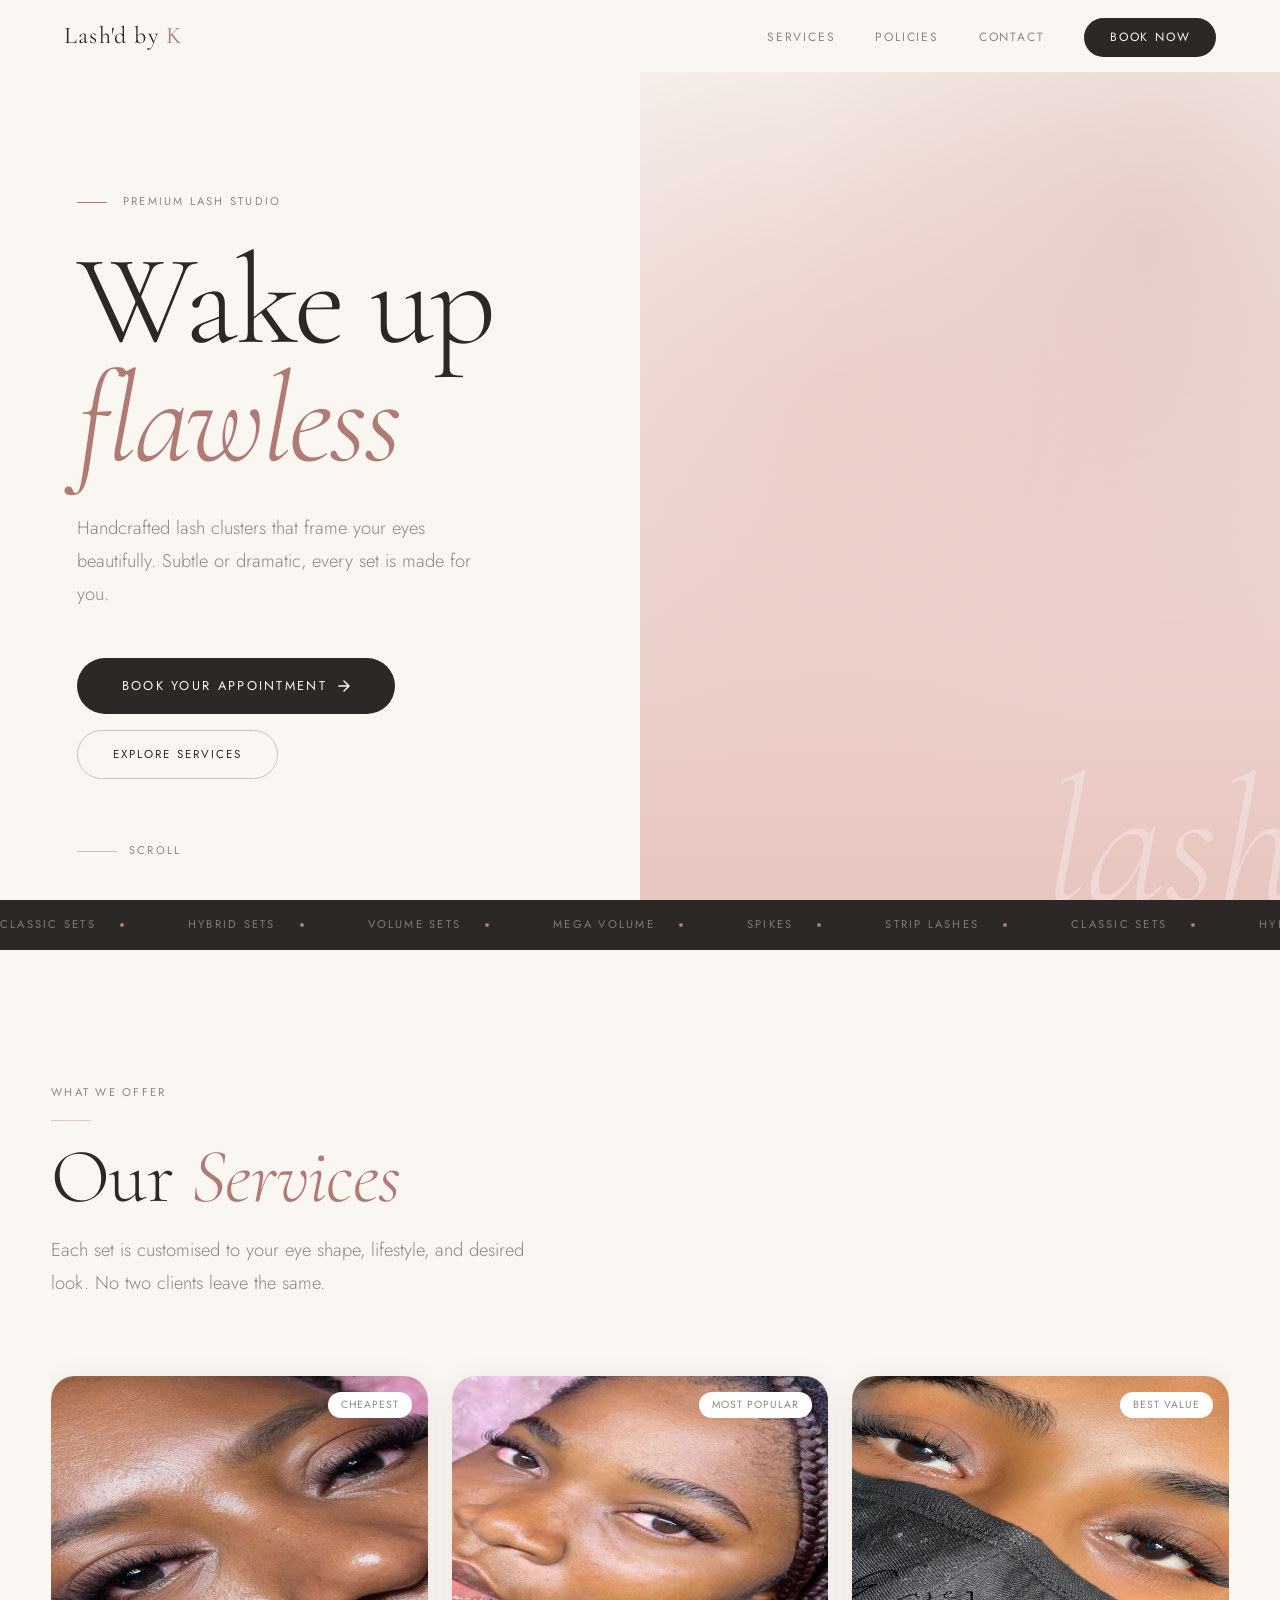
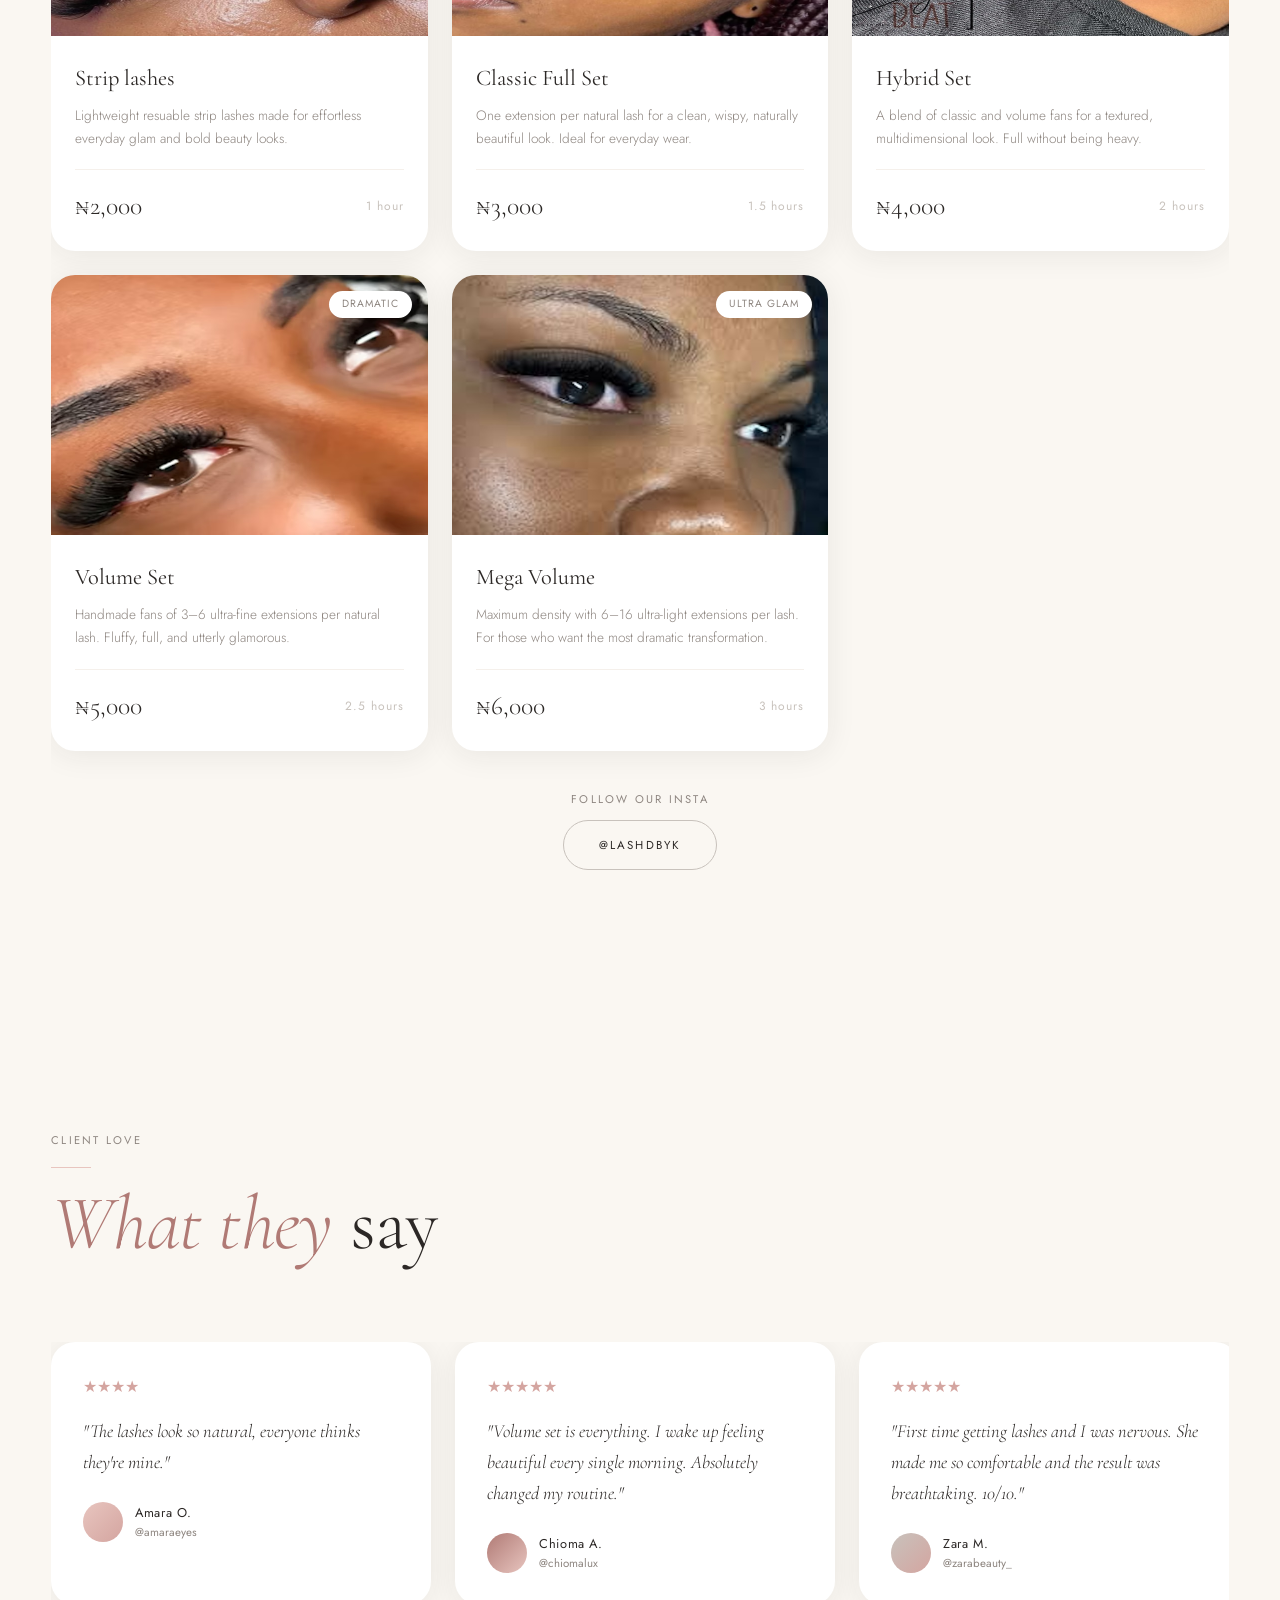
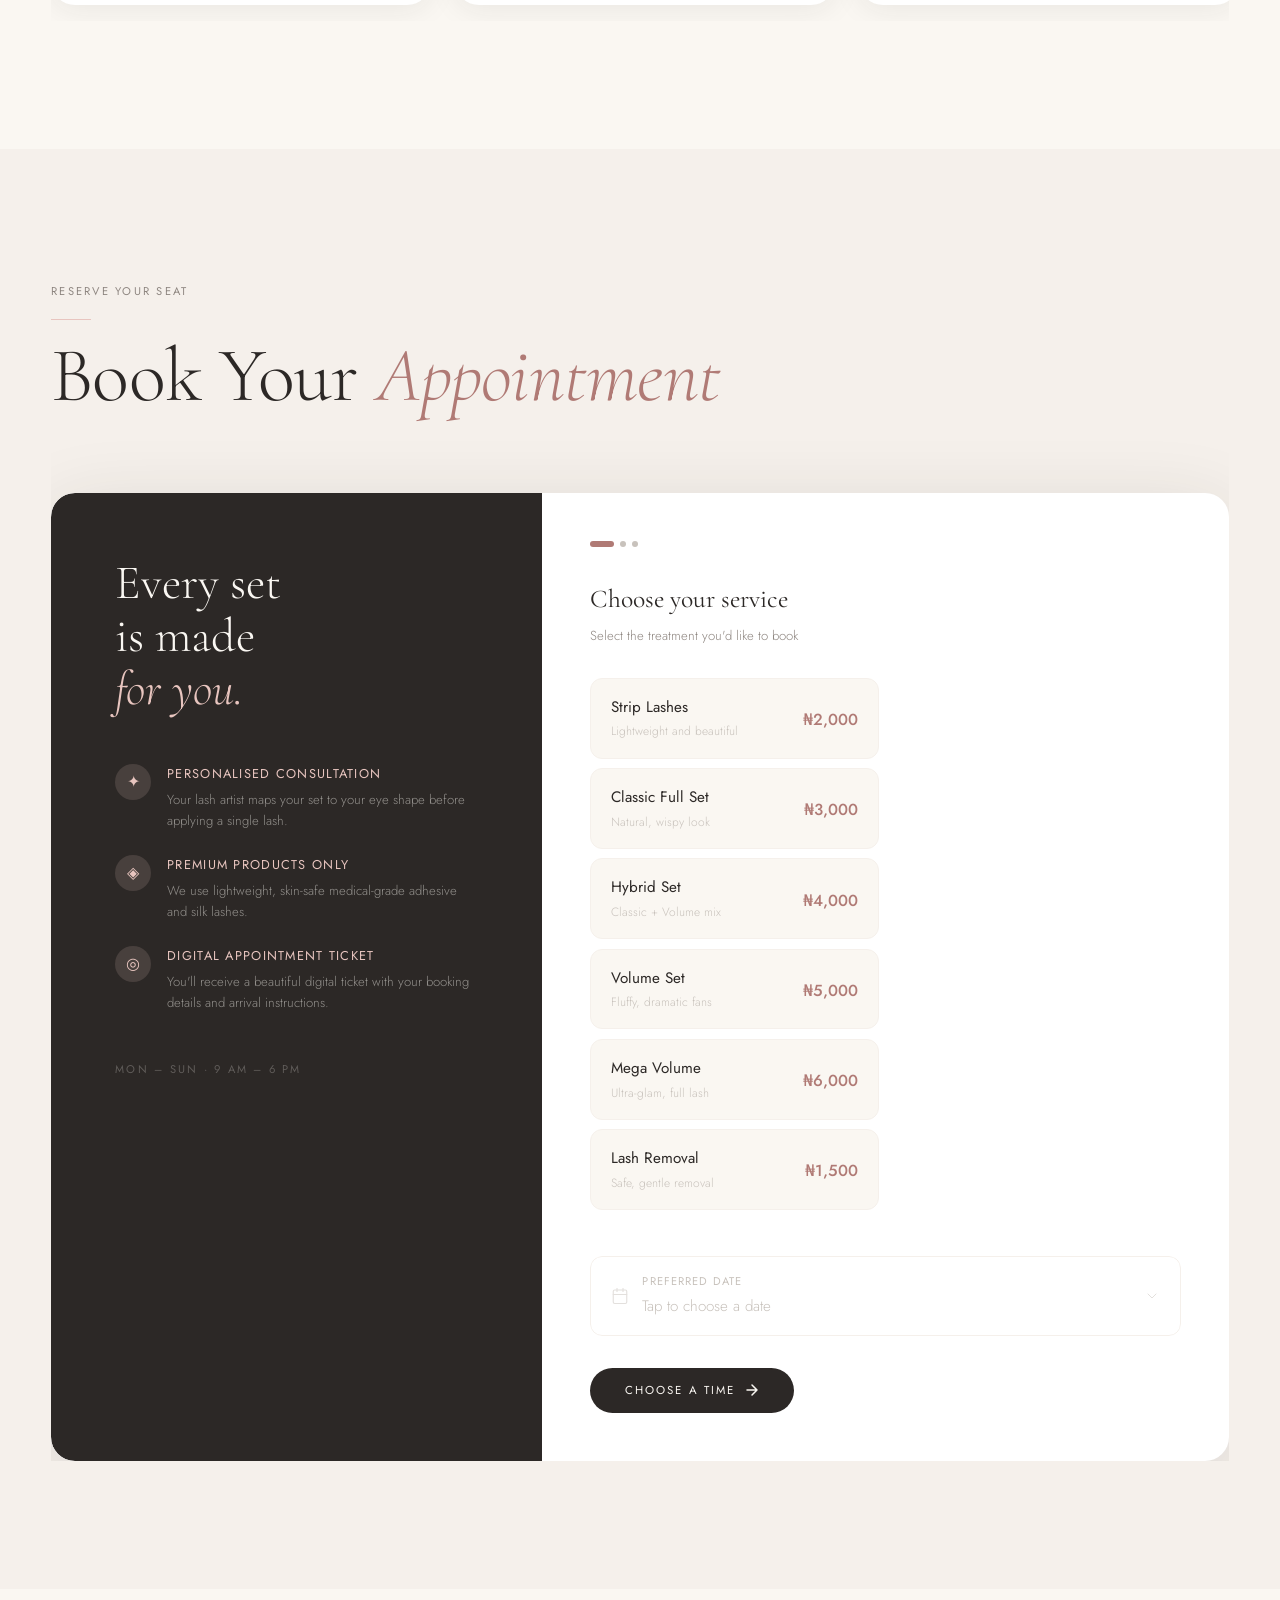
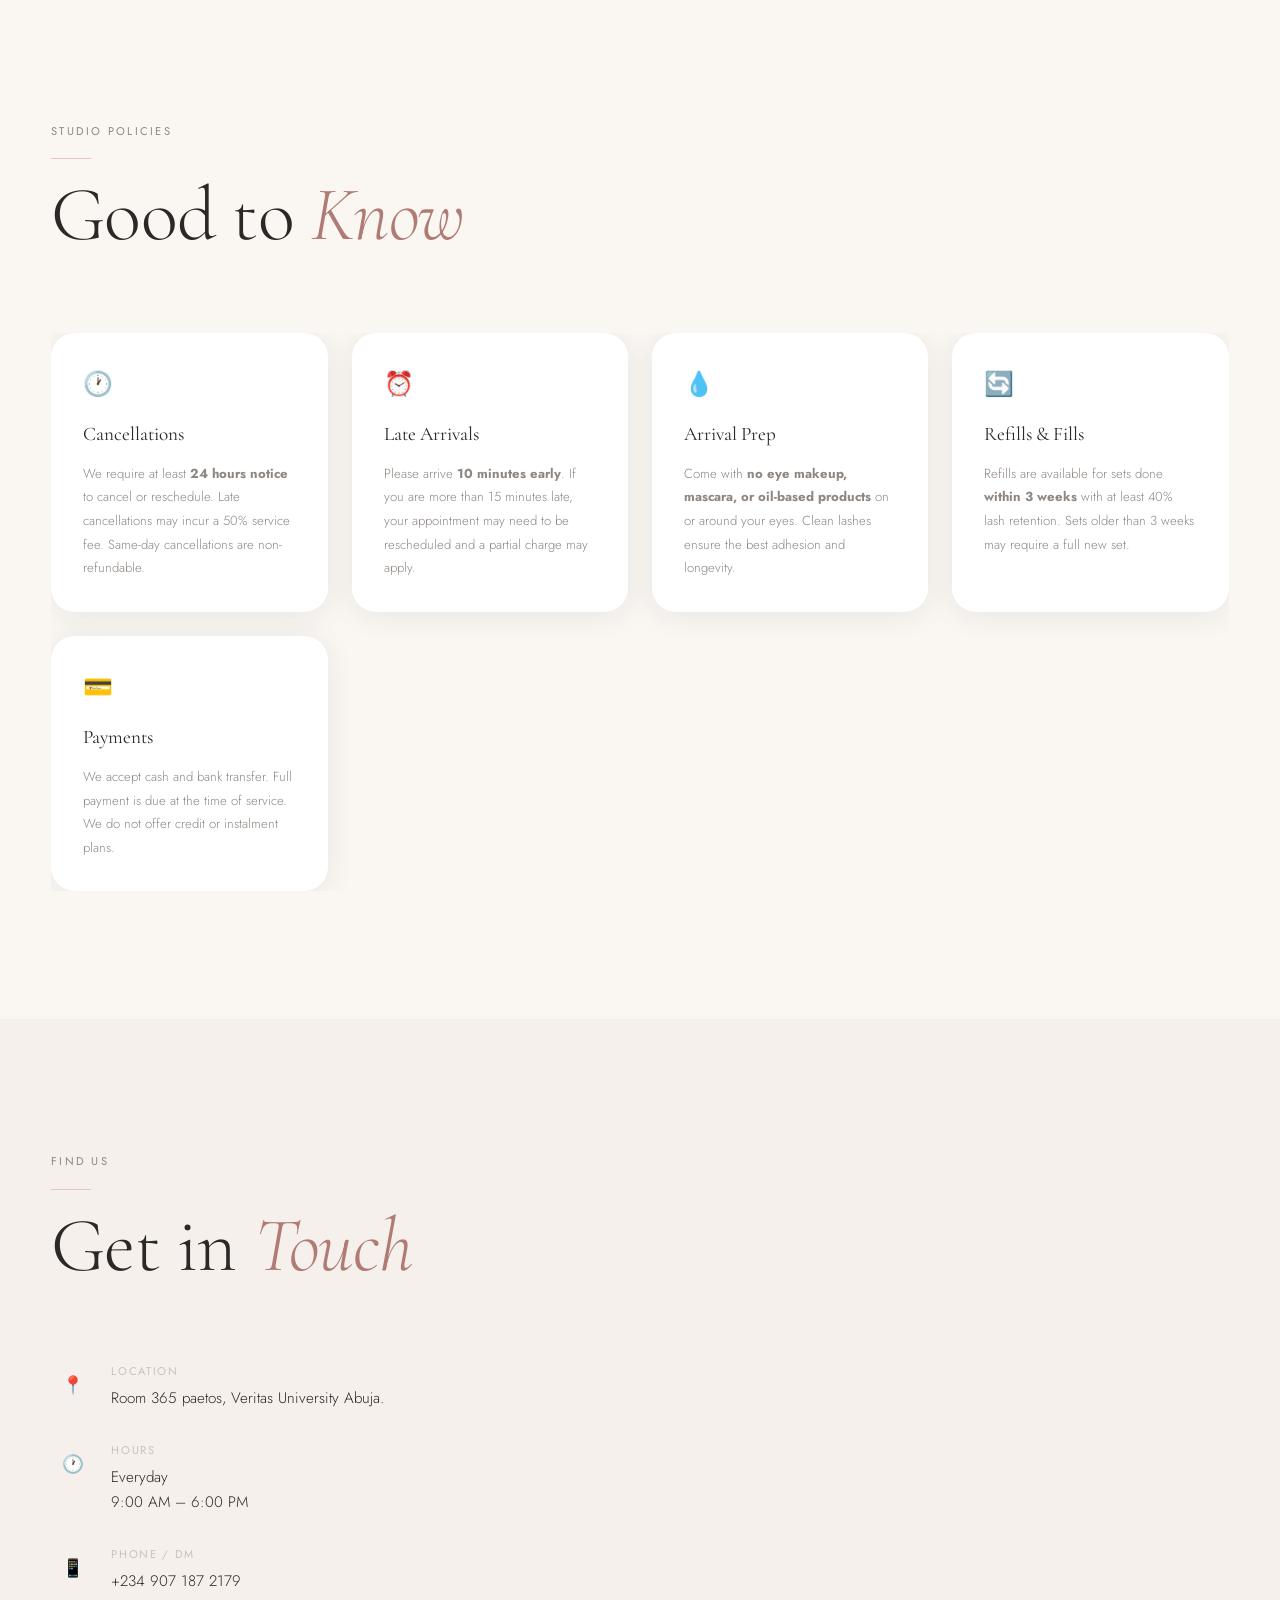
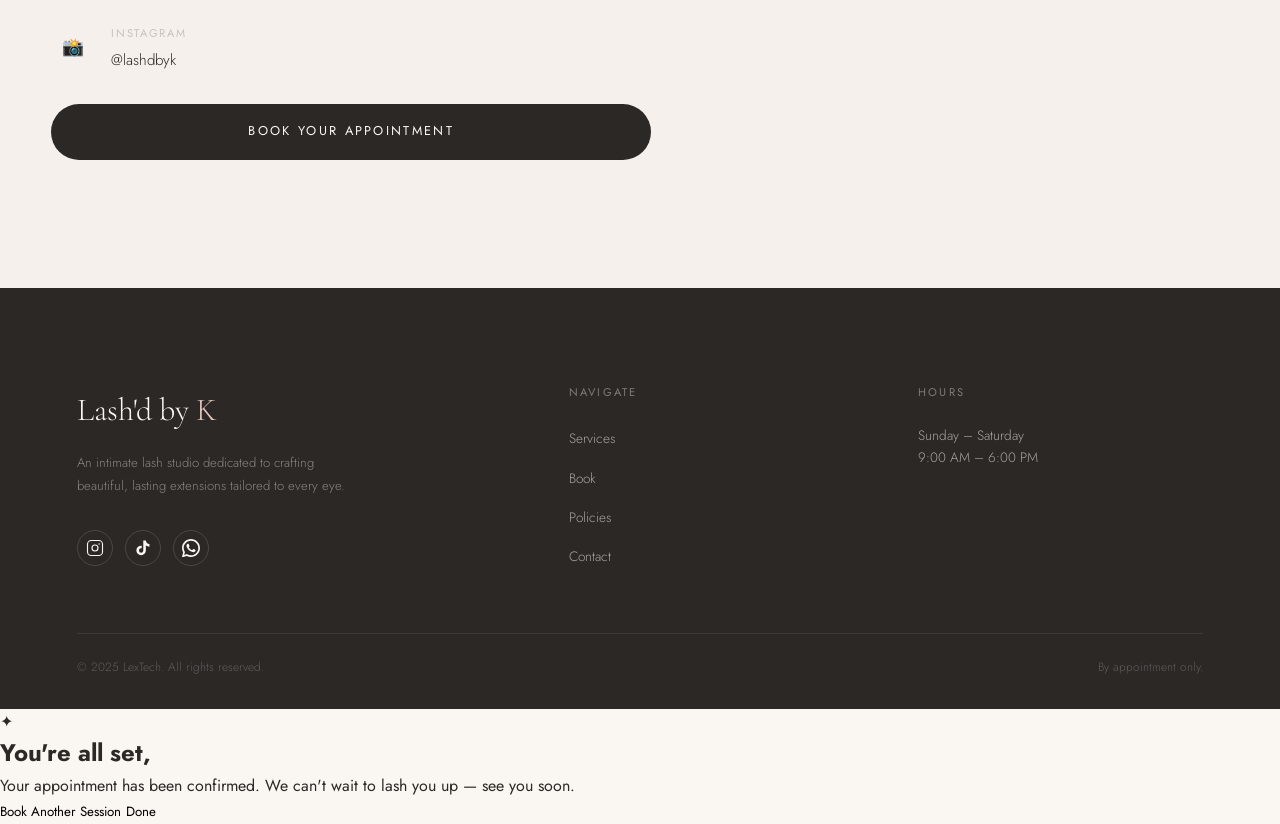
<file: index.html>
<!DOCTYPE html>
<html lang="en">
<head>
  <meta charset="UTF-8">
  <meta name="viewport" content="width=device-width, initial-scale=1.0, viewport-fit=cover">
  <meta name="description" content="Lash Studio — Premium lash extensions. Classic, Hybrid, and Volume sets in an intimate, luxury studio setting.">
  <meta name="theme-color" content="#2C2826">
  <title>Lash'd by K — Premium Lash Cluster</title>

  <!-- Open Graph -->
  <meta property="og:title" content="Lash'd by K">
  <meta property="og:description" content="Premium lash clusters. Elegantly crafted.">
  <meta property="og:type" content="website">

  <!-- Fonts -->
  <link rel="preconnect" href="https://fonts.googleapis.com">
  <link rel="preconnect" href="https://fonts.gstatic.com" crossorigin>
  <link rel="preload" as="style" href="https://fonts.googleapis.com/css2?family=Cormorant+Garamond:ital,wght@0,300;0,400;0,500;1,300;1,400&family=Jost:wght@200;300;400;500&display=swap">
  <link href="https://fonts.googleapis.com/css2?family=Cormorant+Garamond:ital,wght@0,300;0,400;0,500;1,300;1,400&family=Jost:wght@200;300;400;500&display=swap" rel="stylesheet" media="print" onload="this.media='all'">
  <noscript><link href="https://fonts.googleapis.com/css2?family=Cormorant+Garamond:ital,wght@0,300;0,400;0,500;1,300;1,400&family=Jost:wght@200;300;400;500&display=swap" rel="stylesheet"></noscript>

  <!-- Styles -->
  <link rel="stylesheet" href="styles.css">
</head>
<body>

<!-- NAVIGATION -->
<nav class="nav" id="nav">
  <a href="#hero" class="nav-logo">Lash'd by <span>K</span></a>

  <ul class="nav-links">
    <li><a href="#services">Services</a></li>
    <li><a href="#policies">Policies</a></li>
    <li><a href="#contact">Contact</a></li>
    <li><a href="#book" class="nav-cta">Book Now</a></li>
  </ul>

  <button class="nav-hamburger" aria-label="Menu">
    <span></span><span></span><span></span>
  </button>
</nav>

<!-- Mobile Nav -->
<div class="nav-mobile" role="dialog" aria-label="Navigation menu">
  <a href="#services">Services</a>
  <a href="#policies">Policies</a>
  <a href="#contact">Contact</a>
  <a href="#book" class="btn btn-rose btn-lg">Book Now</a>
</div>

<!-- ═══════════════════════════════════════════
     HERO
     ═══════════════════════════════════════════ -->
<section id="hero" class="hero">
  <div class="hero-content">
    <div class="hero-eyebrow">
      <span class="label">Premium Lash Studio</span>
    </div>

    <h1 class="hero-title display-xl">
      Wake up<br>
      <em>flawless</em>
    </h1>

    <p class="hero-subtitle body-lg">
      Handcrafted lash clusters that frame your eyes beautifully.
      Subtle or dramatic, every set is made for you.
    </p>

    <div class="hero-actions">
      <a href="#book" class="btn btn-dark btn-lg">
        Book Your Appointment
        <svg width="14" height="14" viewBox="0 0 14 14" fill="none">
          <path d="M2 7h10M7 2l5 5-5 5" stroke="currentColor" stroke-width="1.5" stroke-linecap="round" stroke-linejoin="round"/>
        </svg>
      </a>
      <a href="#services" class="btn btn-outline">Explore Services</a>
    </div>
  </div>

  <div class="hero-image-wrap">
    <div class="hero-image-bg"></div>
    <div class="hero-visual-text">lash</div>
    <div class="hero-badge">
      <div class="label">Happy clients</div>
      <div class="hero-badge-num">10+</div>
    </div>
  </div>

  <div class="hero-scroll">
    <div class="hero-scroll-line"></div>
    <span class="label">Scroll</span>
  </div>
</section>

<!-- ═══════════════════════════════════════════
     MARQUEE
     ═══════════════════════════════════════════ -->
<div class="marquee-section" aria-hidden="true">
  <div class="marquee-track">
    <div class="marquee-item"><span>Classic Sets</span><span class="marquee-dot"></span></div>
    <div class="marquee-item"><span>Hybrid Sets</span><span class="marquee-dot"></span></div>
    <div class="marquee-item"><span>Volume Sets</span><span class="marquee-dot"></span></div>
    <div class="marquee-item"><span>Mega Volume</span><span class="marquee-dot"></span></div>
    <div class="marquee-item"><span>Spikes</span><span class="marquee-dot"></span></div>
     <div class="marquee-item"><span>Strip Lashes</span><span class="marquee-dot"></span></div>
    <div class="marquee-item"><span>Classic Sets</span><span class="marquee-dot"></span></div>
    <div class="marquee-item"><span>Hybrid Sets</span><span class="marquee-dot"></span></div>
    <div class="marquee-item"><span>Volume Sets</span><span class="marquee-dot"></span></div>
    <div class="marquee-item"><span>Mega Volume</span><span class="marquee-dot"></span></div>
    <div class="marquee-item"><span>Spikes</span><span class="marquee-dot"></span></div>
    <div class="marquee-item"><span>Strip Lashes</span><span class="marquee-dot"></span></div>
    <div class="marquee-item"><span>Classic Sets</span><span class="marquee-dot"></span></div>
    <div class="marquee-item"><span>Hybrid Sets</span><span class="marquee-dot"></span></div>
    <div class="marquee-item"><span>Volume Sets</span><span class="marquee-dot"></span></div>
    <div class="marquee-item"><span>Mega Volume</span><span class="marquee-dot"></span></div>
    <div class="marquee-item"><span>Spikes</span><span class="marquee-dot"></span></div>
    <div class="marquee-item"><span>Strip Lashes</span><span class="marquee-dot"></span></div>
  </div>
</div>

<!-- ═══════════════════════════════════════════
     SERVICES
     ═══════════════════════════════════════════ -->
<section id="services" class="section">
  <div class="section-inner">
    <div class="section-header reveal">
      <span class="label">What We Offer</span>
      <div class="divider"></div>
      <h2 class="display-lg">Our <em class="text-italic text-rose">Services</em></h2>
      <p class="body-lg mt-sm" style="max-width:480px">Each set is customised to your eye shape,
      lifestyle, and desired look. No two clients leave the same.</p>
    </div>


    <div class="services-grid">

       <!-- Card 1: Classic Full Set -->
      <div class="service-card reveal reveal-delay-1">
        <div class="service-card-image" data-image="images/strip.JPG">
          <span class="service-tag">Cheapest</span>
        </div>
        <div class="service-card-body">
          <div class="service-card-title">Strip lashes</div>
          <p class="service-card-desc">Lightweight resuable strip lashes made for effortless everyday glam and bold beauty looks.</p>
          <div class="service-card-footer">
            <span class="service-price">₦2,000</span>
            <span class="service-duration">1 hour</span>
          </div>
        </div>
      </div>
      
           <!-- Card 1: Classic Full Set -->
      <div class="service-card reveal reveal-delay-1">
        <div class="service-card-image" data-image="images/classic.JPG">
          <span class="service-tag">Most Popular</span>
        </div>
        <div class="service-card-body">
          <div class="service-card-title">Classic Full Set</div>
          <p class="service-card-desc">One extension per natural lash for a clean, wispy, naturally beautiful look. Ideal for everyday wear.</p>
          <div class="service-card-footer">
            <span class="service-price">₦3,000</span>
            <span class="service-duration">1.5 hours</span>
          </div>
        </div>
      </div>

      <!-- Card 2: Hybrid Set -->
      <div class="service-card reveal reveal-delay-2">
        <div class="service-card-image" data-image="images/hybrid.jpg">
          <span class="service-tag">Best Value</span>
        </div>
        <div class="service-card-body">
          <div class="service-card-title">Hybrid Set</div>
          <p class="service-card-desc">A blend of classic and volume fans for a textured, multidimensional look. Full without being heavy.</p>
          <div class="service-card-footer">
            <span class="service-price">₦4,000</span>
            <span class="service-duration">2 hours</span>
          </div>
        </div>
      </div>

      <!-- Card 3: Volume Set -->
      <div class="service-card reveal reveal-delay-3">
        <div class="service-card-image" data-image="images/volume.avif">
          <span class="service-tag">Dramatic</span>
        </div>
        <div class="service-card-body">
          <div class="service-card-title">Volume Set</div>
          <p class="service-card-desc">Handmade fans of 3–6 ultra-fine extensions per natural lash. Fluffy, full, and utterly glamorous.</p>
          <div class="service-card-footer">
            <span class="service-price">₦5,000</span>
            <span class="service-duration">2.5 hours</span>
          </div>
        </div>
      </div>

      <!-- Card 4: Mega Volume -->
      <div class="service-card reveal reveal-delay-1">
        <div class="service-card-image" data-image="images/mega volume.jpeg">
          <span class="service-tag">Ultra Glam</span>
        </div>
        <div class="service-card-body">
          <div class="service-card-title">Mega Volume</div>
          <p class="service-card-desc">Maximum density with 6–16 ultra-light extensions per lash. For those who want the most dramatic transformation.</p>
          <div class="service-card-footer">
            <span class="service-price">₦6,000</span>
            <span class="service-duration">3 hours</span>
          </div>
        </div>
      </div>

    </div><!-- end .services-grid -->

    <div style="text-align:center;margin-top:2.5rem" class="reveal">
      <p class="label" style="margin-bottom:0.75rem">Follow our insta</p>
      <a href="https://instagram.com" target="_blank" rel="noopener" class="btn btn-outline">
        @lashdbyk
  
      </a>
    </div>

  </div>
</section>

<!-- ═══════════════════════════════════════════
     TESTIMONIALS
     ═══════════════════════════════════════════ -->
<section class="section">
  <div class="section-inner">
    <div class="section-header reveal">
      <span class="label">Client Love</span>
      <div class="divider"></div>
      <h2 class="display-lg"><em class="text-italic text-rose">What they</em> say</h2>
    </div>

    <div class="testimonials-track">
      <div class="testimonial-card">
        <div class="testimonial-stars">★★★★</div>
        <p class="testimonial-text">"The lashes look so natural, everyone thinks they're mine."</p>
        <div class="testimonial-author">
          <div class="testimonial-avatar"></div>
          <div>
            <div class="testimonial-name">Amara O.</div>
            <div class="testimonial-handle">@amaraeyes</div>
          </div>
        </div>
      </div>

      <div class="testimonial-card">
        <div class="testimonial-stars">★★★★★</div>
        <p class="testimonial-text">"Volume set is everything. I wake up feeling beautiful every single morning. Absolutely changed my routine."</p>
        <div class="testimonial-author">
          <div class="testimonial-avatar" style="background:linear-gradient(135deg,#B07A75,#E8C5BF)"></div>
          <div>
            <div class="testimonial-name">Chioma A.</div>
            <div class="testimonial-handle">@chiomalux</div>
          </div>
        </div>
      </div>

    
      <div class="testimonial-card">
        <div class="testimonial-stars">★★★★★</div>
        <p class="testimonial-text">"First time getting lashes and I was nervous. She made me so comfortable and the result was breathtaking. 10/10."</p>
        <div class="testimonial-author">
          <div class="testimonial-avatar" style="background:linear-gradient(135deg,#C8C2BC,#D4A5A0)"></div>
          <div>
            <div class="testimonial-name">Zara M.</div>
            <div class="testimonial-handle">@zarabeauty_</div>
          </div>
        </div>
      </div>
    </div>
  </div>
</section>

<!-- ═══════════════════════════════════════════
     BOOKING
     ═══════════════════════════════════════════ -->
<section id="book" class="section" style="background:var(--warm-white)">
  <div class="section-inner">
    <div class="section-header reveal">
      <span class="label">Reserve Your Seat</span>
      <div class="divider"></div>
      <h2 class="display-lg">Book Your <em class="text-italic text-rose">Appointment</em></h2>
    </div>

    <div class="booking-wrap reveal">
      <!-- Sidebar -->
      <aside class="booking-sidebar">
        <h3 class="booking-sidebar-title">
          Every set<br>
          is made<br>
          <em>for you.</em>
        </h3>

        <div style="display:flex;flex-direction:column;gap:1.5rem">
          <div class="booking-feature">
            <div class="booking-feature-icon">✦</div>
            <div>
              <div class="booking-feature-title">Personalised Consultation</div>
              <div class="booking-feature-text">Your lash artist maps your set to your eye shape before applying a single lash.</div>
            </div>
          </div>
          <div class="booking-feature">
            <div class="booking-feature-icon">◈</div>
            <div>
              <div class="booking-feature-title">Premium Products Only</div>
              <div class="booking-feature-text">We use lightweight, skin-safe medical-grade adhesive and silk lashes.</div>
            </div>
          </div>
          <div class="booking-feature">
            <div class="booking-feature-icon">◎</div>
            <div>
              <div class="booking-feature-title">Digital Appointment Ticket</div>
              <div class="booking-feature-text">You'll receive a beautiful digital ticket with your booking details and arrival instructions.</div>
            </div>
          </div>
        </div>

        <div class="label" style="color:rgba(250,247,242,0.25)">Mon – Sun · 9 AM – 6 PM</div>
      </aside>

      <!-- Form -->
      <div class="booking-form-wrap">
        <!-- Progress -->
        <div class="form-progress" aria-label="Booking steps">
          <div class="form-progress-dot active"></div>
          <div class="form-progress-dot"></div>
          <div class="form-progress-dot"></div>
        </div>

        <!-- Step 1: Service + Date -->
        <div class="form-steps-container">
        <div class="form-step active" id="form-step-1">
          <div class="form-step-title">Choose your service</div>
          <div class="form-step-subtitle">Select the treatment you'd like to book</div>

          <div class="service-select-grid" id="service-select-grid">
            <!-- Populated by JS -->
          </div>
          <div class="form-error" id="service-error"></div>

          <div class="form-group">
            <div class="date-picker-trigger" id="date-picker-trigger">
              <div class="date-picker-display">
                <div class="date-picker-left">
                  <svg width="18" height="18" viewBox="0 0 24 24" fill="none" stroke="currentColor" stroke-width="1.5" stroke-linecap="round" stroke-linejoin="round">
                    <rect x="3" y="4" width="18" height="18" rx="2"/><line x1="16" y1="2" x2="16" y2="6"/><line x1="8" y1="2" x2="8" y2="6"/><line x1="3" y1="10" x2="21" y2="10"/>
                  </svg>
                  <div>
                    <div class="date-picker-label">Preferred Date</div>
                    <div class="date-picker-value" id="date-display-text">Tap to choose a date</div>
                  </div>
                </div>
                <svg class="date-picker-chevron" width="16" height="16" viewBox="0 0 24 24" fill="none" stroke="currentColor" stroke-width="1.5" stroke-linecap="round" stroke-linejoin="round">
                  <polyline points="6 9 12 15 18 9"/>
                </svg>
              </div>
              <input type="date" class="form-input date-input-hidden" id="booking-date" name="date">
            </div>
            <div class="form-error" id="date-error"></div>
          </div>

          <div class="form-actions">
            <button class="btn btn-dark" id="step1-next">
              Choose a Time
              <svg width="14" height="14" viewBox="0 0 14 14" fill="none">
                <path d="M2 7h10M7 2l5 5-5 5" stroke="currentColor" stroke-width="1.5" stroke-linecap="round" stroke-linejoin="round"/>
              </svg>
            </button>
          </div>
        </div>

        <!-- Step 2: Time -->
        <div class="form-step" id="form-step-2">
          <div class="form-step-title">Pick a time</div>
          <div class="form-step-subtitle">Greyed slots are already taken</div>

          <div class="time-grid" id="time-grid">
            <!-- Populated by JS -->
          </div>
          <div class="form-error" id="time-error"></div>

          <div class="form-actions">
            <button class="btn btn-dark" id="step2-next">
              Your Details
              <svg width="14" height="14" viewBox="0 0 14 14" fill="none">
                <path d="M2 7h10M7 2l5 5-5 5" stroke="currentColor" stroke-width="1.5" stroke-linecap="round" stroke-linejoin="round"/>
              </svg>
            </button>
            <button class="btn btn-outline" id="step2-back">Back</button>
          </div>
        </div>

        <!-- Step 3: Personal Details -->
        <div class="form-step" id="form-step-3">
          <div class="form-step-title">Your details</div>
          <div class="form-step-subtitle">Almost there — just a few details</div>

          <div class="form-group">
            <label class="form-label" for="client-name">Full Name</label>
            <input type="text" class="form-input" id="client-name" name="name" placeholder="Your full name" autocomplete="name">
            <div class="form-error" id="name-error"></div>
          </div>

          <div class="form-group">
            <label class="form-label" for="client-phone">Phone Number</label>
            <input type="tel" class="form-input" id="client-phone" name="phone" placeholder="+1 (555) 000-0000" autocomplete="tel">
            <div class="form-error" id="phone-error"></div>
          </div>

          <div class="form-group">
            <label class="form-label" for="client-hostel">Hostel</label>
            <select class="form-input" id="client-hostel" name="hostel">
              <option value="">Select your hostel…</option>
              <option value="Paetos" data-room="true">Paetos</option>
              <option value="CICL" data-room="true">CICL</option>
              <option value="Old Kelson" data-room="true">Old Kelson</option>
              <option value="A" data-room="true">A</option>
              <option value="B" data-room="true">B</option>
              <option value="C" data-room="true">C</option>
              <option value="G" data-room="true">G</option>
              <option value="H" data-room="true">H</option>
              <option value="New Kelson" data-room="false">New Kelson</option>
            </select>
            <div class="form-error" id="hostel-error"></div>
          </div>

          <div class="form-group" id="room-service-row" style="display:none">
            <label class="addon-check-label">
              <input type="checkbox" id="room-service-check">
              <span>Room Service <span style="color:var(--deep-rose)">+₦500</span></span>
            </label>
            <p class="form-hint">We come directly to your room</p>
          </div>

          <div class="form-group">
            <label class="form-label" for="client-room">Room Number</label>
            <input type="text" class="form-input" id="client-room" name="room" placeholder="e.g. 365" autocomplete="off">
            <div class="form-error" id="room-error"></div>
          </div>

          <div class="form-group">
            <label class="form-label" for="client-notes">Notes <span class="text-gray">(optional)</span></label>
            <textarea class="form-input" id="client-notes" name="notes" rows="3"
              placeholder="Allergies, preferences, anything we should know…"
              style="resize:vertical;min-height:80px"></textarea>
          </div>

          <div class="form-actions">
            <button class="btn btn-rose btn-lg" id="booking-submit">
              Confirm Booking ✦
            </button>
            <button class="btn btn-outline" id="step3-back">Back</button>
          </div>
        </div>
        </div>
      </div>
    </div>
  </div>
</section>

<!-- ═══════════════════════════════════════════
     POLICIES
     ═══════════════════════════════════════════ -->
<section id="policies" class="section">
  <div class="section-inner">
    <div class="section-header reveal">
      <span class="label">Studio Policies</span>
      <div class="divider"></div>
      <h2 class="display-lg">Good to <em class="text-italic text-rose">Know</em></h2>
    </div>

    <div class="policies-grid">
      <div class="policy-card reveal reveal-delay-1">
        <div class="policy-icon">🕐</div>
        <div class="policy-title">Cancellations</div>
        <p class="policy-text">We require at least <strong>24 hours notice</strong> to cancel or reschedule. Late cancellations may incur a 50% service fee. Same-day cancellations are non-refundable.</p>
      </div>

      <div class="policy-card reveal reveal-delay-2">
        <div class="policy-icon">⏰</div>
        <div class="policy-title">Late Arrivals</div>
        <p class="policy-text">Please arrive <strong>10 minutes early</strong>. If you are more than 15 minutes late, your appointment may need to be rescheduled and a partial charge may apply.</p>
      </div>

      <div class="policy-card reveal reveal-delay-3">
        <div class="policy-icon">💧</div>
        <div class="policy-title">Arrival Prep</div>
        <p class="policy-text">Come with <strong>no eye makeup, mascara, or oil-based products</strong> on or around your eyes. Clean lashes ensure the best adhesion and longevity.</p>
      </div>

      <div class="policy-card reveal reveal-delay-1">
        <div class="policy-icon">🔄</div>
        <div class="policy-title">Refills & Fills</div>
        <p class="policy-text">Refills are available for sets done <strong>within 3 weeks</strong> with at least 40% lash retention. Sets older than 3 weeks may require a full new set.</p>
      </div>
      
      <div class="policy-card reveal reveal-delay-3">
        <div class="policy-icon">💳</div>
        <div class="policy-title">Payments</div>
        <p class="policy-text">We accept cash and bank transfer. Full payment is due at the time of service. We do not offer credit or instalment plans.</p>
      </div>
    </div>
  </div>
</section>

<!-- ═══════════════════════════════════════════
     CONTACT
     ═══════════════════════════════════════════ -->
<section id="contact" class="section" style="background:var(--warm-white)">
  <div class="section-inner">
    <div class="section-header reveal">
      <span class="label">Find Us</span>
      <div class="divider"></div>
      <h2 class="display-lg">Get in <em class="text-italic text-rose">Touch</em></h2>
    </div>

    <div class="contact-grid">
      <div class="reveal">
        <div class="contact-info-item">
          <div class="contact-info-icon">📍</div>
          <div>
            <div class="contact-info-label">Location</div>
            <div class="contact-info-value">Room 365 paetos, Veritas University Abuja.</div>
          </div>
        </div>

        <div class="contact-info-item">
          <div class="contact-info-icon">🕐</div>
          <div>
            <div class="contact-info-label">Hours</div>
            <div class="contact-info-value">Everyday<br>9:00 AM – 6:00 PM</div>
          </div>
        </div>

        <div class="contact-info-item">
          <div class="contact-info-icon">📱</div>
          <div>
            <div class="contact-info-label">Phone / DM</div>
            <div class="contact-info-value">+234 907 187 2179</div>
          </div>
        </div>

        <div class="contact-info-item">
          <div class="contact-info-icon">📸</div>
          <div>
            <div class="contact-info-label">Instagram</div>
            <div class="contact-info-value">@lashdbyk</div>
          </div>
        </div>

        <a href="#book" class="btn btn-dark btn-lg" style="margin-top:1rem;display:block;text-align:center">
          Book Your Appointment
        </a>
      </div>
     
    </div>
  </div>
</section>

<!-- ═══════════════════════════════════════════
     FOOTER
     ═══════════════════════════════════════════ -->
<footer class="footer">
  <div class="footer-inner">
    <div class="footer-grid">
      <div>
        <div class="footer-brand-name">Lash'd by <span>K</span></div>
        <p class="footer-brand-desc">An intimate lash studio dedicated to crafting beautiful, lasting extensions tailored to every eye.</p>
        <div class="footer-social">
          <a href="#" class="footer-social-link" aria-label="Instagram">
            <svg width="18" height="18" viewBox="0 0 24 24" fill="none" stroke="currentColor" stroke-width="1.5" stroke-linecap="round" stroke-linejoin="round">
              <rect x="2" y="2" width="20" height="20" rx="5" ry="5"/>
              <circle cx="12" cy="12" r="4"/>
              <circle cx="17.5" cy="6.5" r="1" fill="currentColor" stroke="none"/>
            </svg>
          </a>
          <a href="#" class="footer-social-link" aria-label="TikTok">
            <svg width="18" height="18" viewBox="0 0 24 24" fill="currentColor">
              <path d="M19.59 6.69a4.83 4.83 0 0 1-3.77-4.25V2h-3.45v13.67a2.89 2.89 0 0 1-2.88 2.5 2.89 2.89 0 0 1-2.89-2.89 2.89 2.89 0 0 1 2.89-2.89c.28 0 .54.04.79.1V9.01a6.33 6.33 0 0 0-.79-.05 6.34 6.34 0 0 0-6.34 6.34 6.34 6.34 0 0 0 6.34 6.34 6.34 6.34 0 0 0 6.33-6.34V8.69a8.18 8.18 0 0 0 4.78 1.52V6.75a4.85 4.85 0 0 1-1.01-.06z"/>
            </svg>
          </a>
          <a href="#" class="footer-social-link" aria-label="WhatsApp">
            <svg width="18" height="18" viewBox="0 0 24 24" fill="currentColor">
              <path d="M17.472 14.382c-.297-.149-1.758-.867-2.03-.967-.273-.099-.471-.148-.67.15-.197.297-.767.966-.94 1.164-.173.199-.347.223-.644.075-.297-.15-1.255-.463-2.39-1.475-.883-.788-1.48-1.761-1.653-2.059-.173-.297-.018-.458.13-.606.134-.133.298-.347.446-.52.149-.174.198-.298.298-.497.099-.198.05-.371-.025-.52-.075-.149-.669-1.612-.916-2.207-.242-.579-.487-.5-.669-.51-.173-.008-.371-.01-.57-.01-.198 0-.52.074-.792.372-.272.297-1.04 1.016-1.04 2.479 0 1.462 1.065 2.875 1.213 3.074.149.198 2.096 3.2 5.077 4.487.709.306 1.262.489 1.694.625.712.227 1.36.195 1.871.118.571-.085 1.758-.719 2.006-1.413.248-.694.248-1.289.173-1.413-.074-.124-.272-.198-.57-.347z"/>
              <path d="M12 0C5.373 0 0 5.373 0 12c0 2.127.558 4.126 1.534 5.857L.054 23.25a.75.75 0 0 0 .922.922l5.393-1.48A11.934 11.934 0 0 0 12 24c6.627 0 12-5.373 12-12S18.627 0 12 0zm0 21.75a9.725 9.725 0 0 1-4.989-1.373l-.358-.214-3.717 1.02 1.02-3.717-.214-.358A9.725 9.725 0 0 1 2.25 12C2.25 6.615 6.615 2.25 12 2.25S21.75 6.615 21.75 12 17.385 21.75 12 21.75z"/>
            </svg>
          </a>
        </div>
      </div>

      <div>
        <div class="footer-col-title">Navigate</div>
        <ul class="footer-links">
          <li><a href="#services">Services</a></li>
          <li><a href="#book">Book</a></li>
          <li><a href="#policies">Policies</a></li>
          <li><a href="#contact">Contact</a></li>
        </ul>
      </div>

      <div>
        <div class="footer-col-title">Hours</div>
        <div class="footer-links">
          <span style="font-size:.85rem;color:rgba(250,247,242,.6);font-weight:300">
            Sunday – Saturday<br>
            9:00 AM – 6:00 PM<br><br>
          </span>
        </div>
      </div>
    </div>

    <div class="footer-bottom">
      <span class="footer-copy">© 2025 LexTech. All rights reserved.</span>
      <span class="footer-copy">By appointment only.</span>
    </div>
  </div>
</footer>

<div class="ticket-overlay" id="ticket-overlay" role="dialog" aria-modal="true" aria-label="Appointment Ticket">
  <div class="ticket-container">
    <div class="ticket" id="ticket">
    </div>

    <button class="ticket-download-btn" aria-label="Download ticket">
      Save / Print Ticket
    </button>
    <button class="ticket-close-btn" aria-label="Close ticket">
      Close ✕
    </button>
  </div>
</div>

<!-- ── Thank You State ───────────────────────── -->
<div class="thankyou-overlay" id="thankyou-overlay" role="dialog" aria-modal="true" aria-label="Booking confirmed">
  <div class="thankyou-card">
    <div class="thankyou-icon">✦</div>
    <h2 class="thankyou-title">You're all set,<br><em id="thankyou-name"></em></h2>
    <p class="thankyou-msg">Your appointment has been confirmed. We can't wait to lash you up — see you soon.</p>
    <div class="thankyou-detail" id="thankyou-detail"></div>
    <div class="thankyou-actions">
      <button class="thankyou-book-btn" id="thankyou-book-again">Book Another Session</button>
      <button class="thankyou-close-btn" id="thankyou-close">Done</button>
    </div>
  </div>
</div>

<!-- ═══════════════════════════════════════════
     FLOATING BOOK BUTTON
     ═══════════════════════════════════════════ -->
<div class="fab" aria-hidden="true">
  <a href="#book" class="fab-btn">Book Now ✦</a>
</div>

<!-- Scripts -->
<script src="main.js"></script>
</body>
</html>
</file>
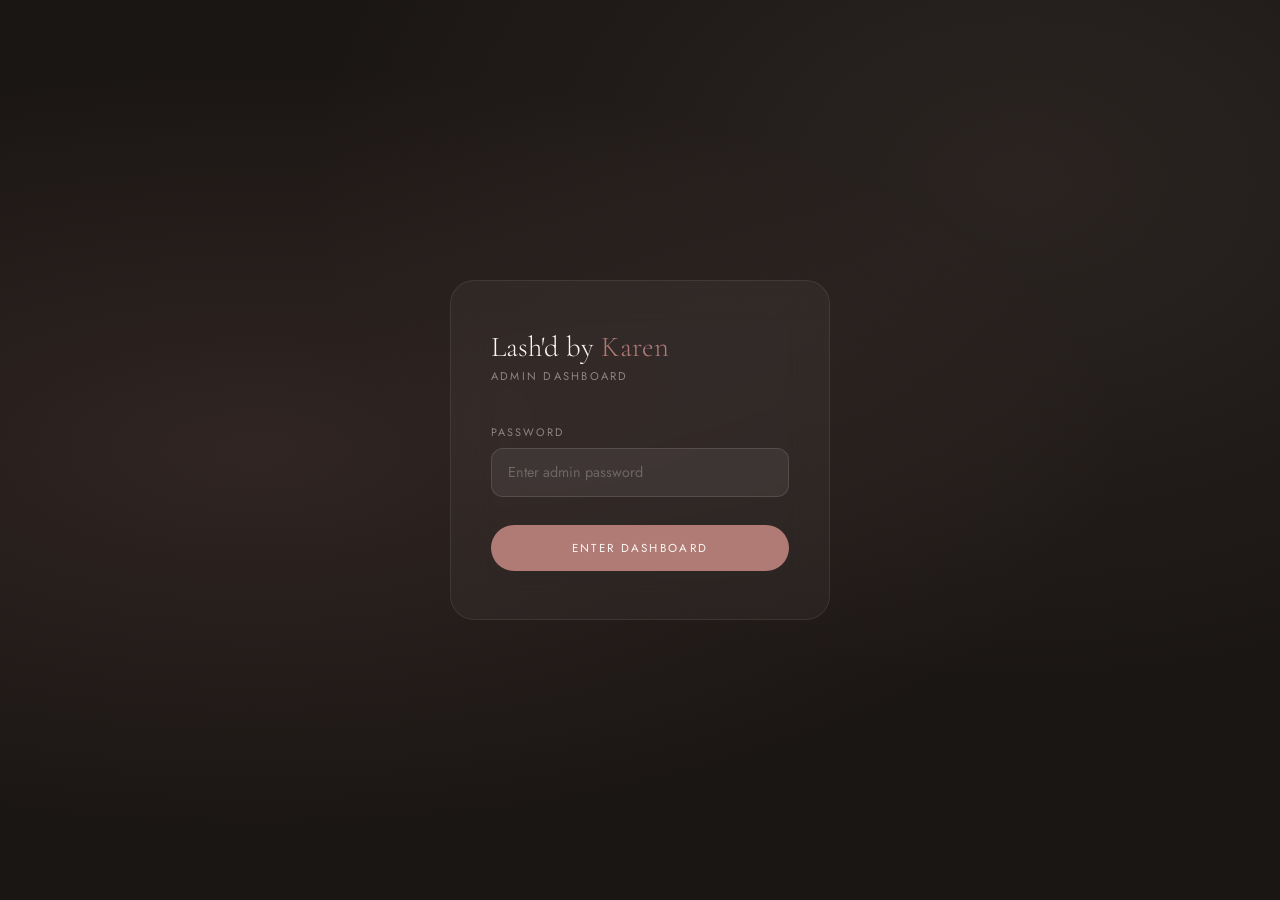
<file: admin.html>
<!DOCTYPE html>
<html lang="en">
<head>
  <meta charset="UTF-8">
  <meta name="viewport" content="width=device-width, initial-scale=1.0">
  <title>Admin — Lash'd by Karen</title>
  <link rel="preconnect" href="https://fonts.googleapis.com">
  <link rel="preconnect" href="https://fonts.gstatic.com" crossorigin>
  <link href="https://fonts.googleapis.com/css2?family=Cormorant+Garamond:ital,wght@0,300;0,400;0,500;1,300;1,400&family=Jost:wght@200;300;400;500&display=swap" rel="stylesheet">
  <style>
    :root {
      --dusty-pink:  #E8C5BF;
      --rose-blush:  #D4A5A0;
      --deep-rose:   #B07A75;
      --ivory:       #FAF7F2;
      --warm-white:  #F5F0EB;
      --soft-gray:   #C8C2BC;
      --mid-gray:    #8E8680;
      --charcoal:    #2C2826;
      --ink:         #1A1614;
      --font-display:'Cormorant Garamond', Georgia, serif;
      --font-body:   'Jost', sans-serif;
      --radius-sm:   4px;
      --radius-md:   12px;
      --radius-lg:   24px;
      --radius-pill: 999px;
    }

    *, *::before, *::after { box-sizing: border-box; margin: 0; padding: 0; }

    body {
      font-family: var(--font-body);
      background: var(--ink);
      color: var(--ivory);
      min-height: 100vh;
      -webkit-font-smoothing: antialiased;
    }

    /* ── Login Screen ───────────────────────────────── */
    #login-screen {
      min-height: 100vh;
      display: flex;
      align-items: center;
      justify-content: center;
      padding: 2rem;
      background:
        radial-gradient(ellipse at 20% 50%, rgba(176,122,117,0.15) 0%, transparent 60%),
        radial-gradient(ellipse at 80% 20%, rgba(232,197,191,0.08) 0%, transparent 50%),
        var(--ink);
    }

    .login-card {
      background: rgba(250,247,242,0.04);
      border: 1px solid rgba(250,247,242,0.08);
      border-radius: var(--radius-lg);
      padding: 3rem 2.5rem;
      width: 100%;
      max-width: 380px;
      backdrop-filter: blur(20px);
    }

    .login-logo {
      font-family: var(--font-display);
      font-size: 1.8rem;
      font-weight: 300;
      margin-bottom: 0.25rem;
      color: var(--ivory);
    }

    .login-logo span { color: var(--deep-rose); }

    .login-subtitle {
      font-size: 0.7rem;
      letter-spacing: 0.2em;
      text-transform: uppercase;
      color: var(--mid-gray);
      margin-bottom: 2.5rem;
    }

    .login-label {
      display: block;
      font-size: 0.68rem;
      letter-spacing: 0.18em;
      text-transform: uppercase;
      color: var(--mid-gray);
      margin-bottom: 0.5rem;
    }

    .login-input {
      width: 100%;
      background: rgba(250,247,242,0.06);
      border: 1px solid rgba(250,247,242,0.12);
      border-radius: var(--radius-md);
      padding: 0.85rem 1rem;
      font-family: var(--font-body);
      font-size: 0.9rem;
      color: var(--ivory);
      outline: none;
      transition: border-color 0.2s;
      margin-bottom: 1.25rem;
    }

    .login-input:focus { border-color: var(--deep-rose); }
    .login-input::placeholder { color: rgba(250,247,242,0.25); }

    .login-btn {
      width: 100%;
      background: var(--deep-rose);
      color: var(--ivory);
      border: none;
      border-radius: var(--radius-pill);
      padding: 0.95rem;
      font-family: var(--font-body);
      font-size: 0.72rem;
      letter-spacing: 0.2em;
      text-transform: uppercase;
      cursor: pointer;
      transition: background 0.2s, transform 0.2s;
      margin-top: 0.5rem;
    }

    .login-btn:hover { background: var(--charcoal); transform: translateY(-1px); }

    .login-error {
      font-size: 0.78rem;
      color: #e07070;
      margin-top: 0.75rem;
      text-align: center;
      display: none;
    }
#hours-days-wrap {
  display: flex;
  flex-direction: column;
  gap: 1rem;
  padding-top: 1rem;
}

.hours-day { display: flex; flex-direction: column; gap: 0.4rem; }

.hours-day-label {
  font-size: 0.65rem;
  letter-spacing: 0.15em;
  text-transform: uppercase;
  color: var(--mid-gray);
}

.hours-slots-grid {
  display: flex;
  flex-wrap: wrap;
  gap: 0.4rem;
}

.hour-slot {
  background: rgba(250,247,242,0.04);
  border: 1px solid rgba(250,247,242,0.08);
  border-radius: var(--radius-pill);
  padding: 0.35rem 0.85rem;
  font-family: var(--font-body);
  font-size: 0.72rem;
  color: var(--mid-gray);
  cursor: pointer;
  transition: all 0.15s;
}

.hour-slot:hover { border-color: rgba(250,247,242,0.2); color: var(--ivory); }

.hour-slot.active {
  background: rgba(176,122,117,0.2);
  border-color: rgba(176,122,117,0.5);
  color: var(--deep-rose);
}
    /* ── Dashboard ──────────────────────────────────── */
    #dashboard { display: none; }

    .top-bar {
      background: rgba(250,247,242,0.03);
      border-bottom: 1px solid rgba(250,247,242,0.07);
      padding: 1rem 2rem;
      display: flex;
      align-items: center;
      justify-content: space-between;
      position: sticky;
      top: 0;
      z-index: 10;
      backdrop-filter: blur(20px);
    }

    .top-bar-logo {
      font-family: var(--font-display);
      font-size: 1.4rem;
      font-weight: 300;
    }

    .top-bar-logo span { color: var(--deep-rose); }

    .top-bar-right {
      display: flex;
      align-items: center;
      gap: 1.5rem;
    }

    .top-bar-label {
      font-size: 0.68rem;
      letter-spacing: 0.15em;
      text-transform: uppercase;
      color: var(--mid-gray);
    }

    .logout-btn {
      font-size: 0.68rem;
      letter-spacing: 0.15em;
      text-transform: uppercase;
      color: var(--mid-gray);
      background: none;
      border: 1px solid rgba(250,247,242,0.12);
      border-radius: var(--radius-pill);
      padding: 0.45rem 1rem;
      cursor: pointer;
      font-family: var(--font-body);
      transition: all 0.2s;
    }

    .logout-btn:hover { border-color: var(--deep-rose); color: var(--deep-rose); }

    /* ── Bookings toggle ────────────────────────────────────── */
    .bookings-toggle {
      display: flex;
      align-items: center;
      gap: 0.6rem;
      font-size: 0.68rem;
      letter-spacing: 0.15em;
      text-transform: uppercase;
      font-family: var(--font-body);
      background: none;
      border: 1px solid rgba(250,247,242,0.12);
      border-radius: var(--radius-pill);
      padding: 0.45rem 1rem 0.45rem 0.75rem;
      cursor: pointer;
      color: var(--mid-gray);
      transition: all 0.25s;
    }

    .bookings-toggle .toggle-dot {
      width: 8px;
      height: 8px;
      border-radius: 50%;
      background: var(--mid-gray);
      flex-shrink: 0;
      transition: background 0.25s;
    }

    .bookings-toggle.open {
      border-color: rgba(100, 200, 130, 0.4);
      color: #7ecfa0;
    }

    .bookings-toggle.open .toggle-dot {
      background: #7ecfa0;
      box-shadow: 0 0 6px rgba(126,207,160,0.6);
    }

    .bookings-toggle.closed {
      border-color: rgba(220, 100, 100, 0.4);
      color: #e07070;
    }

    .bookings-toggle.closed .toggle-dot {
      background: #e07070;
      box-shadow: 0 0 6px rgba(224,112,112,0.5);
    }

    .dashboard-inner {
      max-width: 1100px;
      margin: 0 auto;
      padding: 2.5rem 1.5rem;
    }

    /* Stats row */
    .stats-row {
      display: grid;
      grid-template-columns: repeat(4, 1fr);
      gap: 1rem;
      margin-bottom: 2.5rem;
    }

    .stat-card {
      background: rgba(250,247,242,0.04);
      border: 1px solid rgba(250,247,242,0.07);
      border-radius: var(--radius-md);
      padding: 1.25rem 1.5rem;
    }

    .stat-label {
      font-size: 0.65rem;
      letter-spacing: 0.18em;
      text-transform: uppercase;
      color: var(--mid-gray);
      margin-bottom: 0.5rem;
    }

    .stat-value {
      font-family: var(--font-display);
      font-size: 2.2rem;
      font-weight: 300;
      color: var(--ivory);
      line-height: 1;
    }

    .stat-value span {
      font-size: 1rem;
      color: var(--deep-rose);
      font-family: var(--font-body);
      font-weight: 300;
    }

    /* Controls */
    .controls {
      display: flex;
      align-items: center;
      gap: 1rem;
      margin-bottom: 1.5rem;
      flex-wrap: wrap;
    }

    .controls-title {
      font-family: var(--font-display);
      font-size: 1.6rem;
      font-weight: 300;
      flex: 1;
    }

    .controls-title em { font-style: italic; color: var(--deep-rose); }

    .filter-btn {
      font-size: 0.65rem;
      letter-spacing: 0.15em;
      text-transform: uppercase;
      font-family: var(--font-body);
      background: none;
      border: 1px solid rgba(250,247,242,0.12);
      border-radius: var(--radius-pill);
      padding: 0.4rem 1rem;
      color: var(--mid-gray);
      cursor: pointer;
      transition: all 0.2s;
    }

    .filter-btn.active, .filter-btn:hover {
      border-color: var(--deep-rose);
      color: var(--ivory);
      background: rgba(176,122,117,0.15);
    }

    .search-input {
      background: rgba(250,247,242,0.05);
      border: 1px solid rgba(250,247,242,0.1);
      border-radius: var(--radius-pill);
      padding: 0.4rem 1rem;
      font-family: var(--font-body);
      font-size: 0.8rem;
      color: var(--ivory);
      outline: none;
      width: 180px;
      transition: border-color 0.2s;
    }

    .search-input::placeholder { color: rgba(250,247,242,0.25); }
    .search-input:focus { border-color: var(--deep-rose); }

    .clear-btn {
      font-size: 0.68rem;
      letter-spacing: 0.12em;
      text-transform: uppercase;
      font-family: var(--font-body);
      background: rgba(224,112,112,0.15);
      border: 1px solid rgba(224,112,112,0.3);
      border-radius: var(--radius-pill);
      padding: 0.4rem 1rem;
      color: #e07070;
      cursor: pointer;
      transition: all 0.2s;
    }

    .clear-btn:hover { background: rgba(224,112,112,0.25); }

    /* Bookings table */
    .bookings-wrap {
      background: rgba(250,247,242,0.03);
      border: 1px solid rgba(250,247,242,0.07);
      border-radius: var(--radius-lg);
      overflow: hidden;
    }

    .bookings-table {
      width: 100%;
      border-collapse: collapse;
    }

    .bookings-table th {
      font-size: 0.62rem;
      letter-spacing: 0.18em;
      text-transform: uppercase;
      color: var(--mid-gray);
      font-weight: 400;
      padding: 1rem 1.25rem;
      text-align: left;
      border-bottom: 1px solid rgba(250,247,242,0.06);
      white-space: nowrap;
    }

    .bookings-table td {
      padding: 1rem 1.25rem;
      font-size: 0.85rem;
      font-weight: 300;
      border-bottom: 1px solid rgba(250,247,242,0.04);
      vertical-align: middle;
    }

    .bookings-table tr:last-child td { border-bottom: none; }

    .bookings-table tbody tr {
      transition: background 0.15s;
      cursor: pointer;
    }

    .bookings-table tbody tr:hover {
      background: rgba(250,247,242,0.03);
    }

    .client-name {
      font-weight: 400;
      color: var(--ivory);
    }

    .client-meta {
      font-size: 0.72rem;
      color: var(--mid-gray);
      margin-top: 0.15rem;
    }

    .booking-id {
      font-size: 0.75rem;
      font-family: monospace;
      color: var(--deep-rose);
      letter-spacing: 0.05em;
    }

    .service-pill {
      display: inline-block;
      background: rgba(232,197,191,0.12);
      border: 1px solid rgba(232,197,191,0.2);
      border-radius: var(--radius-pill);
      padding: 0.2rem 0.7rem;
      font-size: 0.72rem;
      color: var(--dusty-pink);
      white-space: nowrap;
    }

    .date-cell { white-space: nowrap; }

    .time-cell {
      font-family: var(--font-display);
      font-size: 1rem;
      color: var(--ivory);
    }

    .price-cell {
      font-family: var(--font-display);
      font-size: 1.05rem;
      color: var(--ivory);
      white-space: nowrap;
    }

    .status-badge {
      display: inline-flex;
      align-items: center;
      gap: 0.4rem;
      font-size: 0.65rem;
      letter-spacing: 0.1em;
      text-transform: uppercase;
      padding: 0.25rem 0.75rem;
      border-radius: var(--radius-pill);
      border: 1px solid;
      white-space: nowrap;
    }

    .status-badge.pending {
      color: #d4a84b;
      border-color: rgba(212,168,75,0.3);
      background: rgba(212,168,75,0.08);
    }

    .status-badge.confirmed {
      color: #7abf8e;
      border-color: rgba(122,191,142,0.3);
      background: rgba(122,191,142,0.08);
    }

    .status-badge.done {
      color: var(--mid-gray);
      border-color: rgba(142,134,128,0.3);
      background: rgba(142,134,128,0.08);
    }

    .status-dot {
      width: 5px;
      height: 5px;
      border-radius: 50%;
      background: currentColor;
    }

    .action-btn {
      background: none;
      border: 1px solid rgba(250,247,242,0.1);
      border-radius: var(--radius-sm);
      padding: 0.3rem 0.6rem;
      font-size: 0.7rem;
      font-family: var(--font-body);
      color: var(--mid-gray);
      cursor: pointer;
      transition: all 0.15s;
      margin-left: 0.25rem;
    }

    .action-btn:hover { border-color: var(--deep-rose); color: var(--deep-rose); }
    .action-btn.danger:hover { border-color: #e07070; color: #e07070; }

    /* Empty state */
    .empty-state {
      text-align: center;
      padding: 4rem 2rem;
    }

    .empty-state-icon {
      font-size: 2.5rem;
      margin-bottom: 1rem;
      opacity: 0.3;
    }

    .empty-state-text {
      font-family: var(--font-display);
      font-size: 1.4rem;
      font-weight: 300;
      font-style: italic;
      color: var(--mid-gray);
    }

    /* Detail modal */
    .modal-overlay {
      position: fixed;
      inset: 0;
      background: rgba(26,22,20,0.85);
      backdrop-filter: blur(8px);
      z-index: 100;
      display: none;
      align-items: center;
      justify-content: center;
      padding: 1.5rem;
    }

    .modal-overlay.open { display: flex; }

    .modal {
      background: #231f1d;
      border: 1px solid rgba(250,247,242,0.1);
      border-radius: var(--radius-lg);
      width: 100%;
      max-width: 480px;
      padding: 2rem;
      position: relative;
    }

    .modal-close {
      position: absolute;
      top: 1.25rem;
      right: 1.25rem;
      background: none;
      border: none;
      color: var(--mid-gray);
      font-size: 1.1rem;
      cursor: pointer;
      line-height: 1;
      padding: 0.25rem;
      transition: color 0.15s;
    }

    .modal-close:hover { color: var(--ivory); }

    .modal-booking-id {
      font-size: 0.68rem;
      letter-spacing: 0.2em;
      text-transform: uppercase;
      color: var(--deep-rose);
      margin-bottom: 0.5rem;
    }

    .modal-name {
      font-family: var(--font-display);
      font-size: 2rem;
      font-weight: 300;
      margin-bottom: 1.5rem;
      line-height: 1.1;
    }

    .modal-grid {
      display: grid;
      grid-template-columns: 1fr 1fr;
      gap: 1rem;
      margin-bottom: 1.5rem;
    }

    .modal-field-label {
      font-size: 0.62rem;
      letter-spacing: 0.18em;
      text-transform: uppercase;
      color: var(--mid-gray);
      margin-bottom: 0.25rem;
    }

    .modal-field-value {
      font-size: 0.9rem;
      color: var(--ivory);
      font-weight: 300;
    }

    .modal-divider {
      border: none;
      border-top: 1px solid rgba(250,247,242,0.07);
      margin: 1.25rem 0;
    }

    .modal-actions {
      display: flex;
      gap: 0.75rem;
      flex-wrap: wrap;
    }

    .modal-btn {
      flex: 1;
      padding: 0.75rem 1rem;
      border-radius: var(--radius-pill);
      font-family: var(--font-body);
      font-size: 0.68rem;
      letter-spacing: 0.15em;
      text-transform: uppercase;
      cursor: pointer;
      transition: all 0.2s;
      border: 1px solid;
      min-width: 100px;
    }

    .modal-btn.confirm {
      background: rgba(122,191,142,0.15);
      border-color: rgba(122,191,142,0.4);
      color: #7abf8e;
    }

    .modal-btn.confirm:hover { background: rgba(122,191,142,0.25); }

    .modal-btn.done {
      background: rgba(142,134,128,0.15);
      border-color: rgba(142,134,128,0.3);
      color: var(--mid-gray);
    }

    .modal-btn.done:hover { background: rgba(142,134,128,0.25); }

    .modal-btn.delete {
      background: rgba(224,112,112,0.1);
      border-color: rgba(224,112,112,0.3);
      color: #e07070;
    }

    .modal-btn.delete:hover { background: rgba(224,112,112,0.2); }

    /* Today highlight */
    .today-badge {
      font-size: 0.6rem;
      background: rgba(176,122,117,0.2);
      border: 1px solid rgba(176,122,117,0.4);
      color: var(--deep-rose);
      border-radius: var(--radius-pill);
      padding: 0.1rem 0.5rem;
      margin-left: 0.5rem;
      letter-spacing: 0.08em;
      text-transform: uppercase;
      vertical-align: middle;
    }

    /* ═══════════════════════════════════════════
       RESPONSIVE — TABLET (768px)
       ═══════════════════════════════════════════ */
    @media (max-width: 768px) {
      .stats-row { grid-template-columns: 1fr 1fr; }
      .dashboard-inner { padding: 1.25rem 1rem; }

      /* Top bar — compress */
      .top-bar { padding: 0.75rem 1rem; gap: 0.5rem; flex-wrap: wrap; }
      .top-bar-logo { font-size: 1.1rem; }
      .top-bar-label { display: none; }
      .top-bar-right { gap: 0.5rem; }
      .bookings-toggle { padding: 0.4rem 0.75rem 0.4rem 0.6rem; font-size: 0.62rem; }
      .logout-btn { padding: 0.4rem 0.75rem; font-size: 0.62rem; }

      /* Hide less-important table columns */
      .bookings-table th:nth-child(5),
      .bookings-table td:nth-child(5),
      .bookings-table th:nth-child(6),
      .bookings-table td:nth-child(6) { display: none; }

      /* Controls wrap nicely */
      .controls { gap: 0.6rem; }
      .controls-title { width: 100%; flex: none; font-size: 1.3rem; }
      .search-input { width: 100%; flex: 1; }

      /* Modal full width */
      .modal { padding: 1.5rem; }
      .modal-grid { grid-template-columns: 1fr; gap: 0.75rem; }
      .modal-name { font-size: 1.6rem; }
    }

    /* ═══════════════════════════════════════════
       RESPONSIVE — MOBILE (480px)
       Full card-based layout — no table
       ═══════════════════════════════════════════ */
    @media (max-width: 480px) {
      .stats-row { grid-template-columns: 1fr 1fr; gap: 0.6rem; }
      .stat-card { padding: 1rem; }
      .stat-value { font-size: 1.6rem; }
      .stat-label { font-size: 0.6rem; }

      /* Search full width */
      .search-input { width: 100%; }

      /* Filter buttons — scroll horizontally as a row */
      .controls {
        flex-wrap: nowrap;
        overflow-x: auto;
        padding-bottom: 0.25rem;
        -webkit-overflow-scrolling: touch;
        scrollbar-width: none;
      }
      .controls::-webkit-scrollbar { display: none; }
      .controls-title { flex: 0 0 100%; order: -1; }
      .search-input { flex: 0 0 100%; order: 0; }
      .filter-btn, .clear-btn { flex-shrink: 0; }

      /* Hide the table entirely on small mobile */
      .bookings-table { display: none; }

      /* Show card list instead */
      .booking-cards { display: flex !important; flex-direction: column; gap: 0.75rem; padding: 0.75rem; }

      /* Modal tweaks */
      .modal-overlay { padding: 0; align-items: flex-end; }
      .modal {
        border-radius: var(--radius-lg) var(--radius-lg) 0 0;
        max-width: 100%;
        padding: 1.5rem 1.25rem 2rem;
        max-height: 90vh;
        overflow-y: auto;
      }
      .modal-actions { flex-direction: column; }
      .modal-btn { flex: none; width: 100%; }
    }
    /* ── Booking Cards (mobile only, shown instead of table) ── */
    .booking-cards {
      display: none; /* shown via media query */
    }

    .booking-card {
      background: rgba(250,247,242,0.04);
      border: 1px solid rgba(250,247,242,0.08);
      border-radius: var(--radius-md);
      padding: 1rem;
      cursor: pointer;
      transition: background 0.15s, border-color 0.15s;
    }

    .booking-card:active { background: rgba(250,247,242,0.07); }

    .booking-card-top {
      display: flex;
      align-items: flex-start;
      justify-content: space-between;
      gap: 0.75rem;
      margin-bottom: 0.6rem;
    }

    .booking-card-name {
      font-size: 0.95rem;
      font-weight: 400;
      color: var(--ivory);
      line-height: 1.2;
    }

    .booking-card-meta {
      font-size: 0.72rem;
      color: var(--mid-gray);
      margin-top: 0.15rem;
    }

    .booking-card-bottom {
      display: flex;
      align-items: center;
      gap: 0.6rem;
      flex-wrap: wrap;
    }

    .booking-card-datetime {
      font-size: 0.78rem;
      color: var(--mid-gray);
      flex: 1;
    }

    .booking-card-price {
      font-family: var(--font-display);
      font-size: 1rem;
      color: var(--ivory);
    }

    /* ── Set Hours Button ── */
    .set-hours-btn {
      display: inline-flex;
      align-items: center;
      gap: 0.5rem;
      background: rgba(176,122,117,0.12);
      border: 1px solid rgba(176,122,117,0.35);
      border-radius: var(--radius-pill);
      padding: 0.6rem 1.2rem;
      font-family: var(--font-body);
      font-size: 0.7rem;
      letter-spacing: 0.15em;
      text-transform: uppercase;
      color: var(--deep-rose);
      cursor: pointer;
      transition: all 0.2s;
      margin-bottom: 1.25rem;
    }
    .set-hours-btn:hover { background: rgba(176,122,117,0.22); }

    /* ── Hours Bottom Sheet ── */
    .hours-sheet-overlay {
      position: fixed;
      inset: 0;
      background: rgba(26,22,20,0.75);
      backdrop-filter: blur(6px);
      z-index: 200;
      display: none;
      align-items: flex-end;
      justify-content: center;
    }
    .hours-sheet-overlay.open { display: flex; }

    .hours-sheet {
      background: #1e1a18;
      border: 1px solid rgba(250,247,242,0.08);
      border-radius: var(--radius-lg) var(--radius-lg) 0 0;
      width: 100%;
      max-width: 600px;
      max-height: 88vh;
      overflow-y: auto;
      padding: 1.5rem 1.25rem 2.5rem;
      animation: sheetUp 0.3s cubic-bezier(0.34,1.56,0.64,1) forwards;
    }

    @keyframes sheetUp {
      from { transform: translateY(40px); opacity: 0; }
      to   { transform: translateY(0);    opacity: 1; }
    }

    .hours-sheet-header {
      display: flex;
      align-items: center;
      justify-content: space-between;
      margin-bottom: 1.25rem;
    }

    .hours-sheet-title {
      font-family: var(--font-display);
      font-size: 1.4rem;
      font-weight: 300;
      font-style: italic;
      color: var(--ivory);
    }

    .hours-sheet-close {
      background: none;
      border: none;
      color: var(--mid-gray);
      font-size: 1.1rem;
      cursor: pointer;
      padding: 0.25rem;
      line-height: 1;
      transition: color 0.15s;
    }
    .hours-sheet-close:hover { color: var(--ivory); }

    .hours-day-tabs {
      display: flex;
      gap: 0.35rem;
      overflow-x: auto;
      scrollbar-width: none;
      padding-bottom: 0.5rem;
      margin-bottom: 1.25rem;
    }
    .hours-day-tabs::-webkit-scrollbar { display: none; }

    .hours-day-tab {
      flex-shrink: 0;
      background: rgba(250,247,242,0.04);
      border: 1px solid rgba(250,247,242,0.08);
      border-radius: var(--radius-pill);
      padding: 0.45rem 1rem;
      font-family: var(--font-body);
      font-size: 0.68rem;
      letter-spacing: 0.1em;
      text-transform: uppercase;
      color: var(--mid-gray);
      cursor: pointer;
      transition: all 0.15s;
    }
    .hours-day-tab:hover { color: var(--ivory); border-color: rgba(250,247,242,0.2); }
    .hours-day-tab.active { background: rgba(176,122,117,0.18); border-color: rgba(176,122,117,0.5); color: var(--deep-rose); }
    .hours-day-tab.has-hours { border-color: rgba(176,122,117,0.3); }
    .hours-day-tab.has-hours::after { content: ' ●'; font-size: 0.45rem; vertical-align: middle; color: var(--deep-rose); }

    .hours-slots-wrap {
      display: grid;
      grid-template-columns: repeat(3, 1fr);
      gap: 0.5rem;
      margin-bottom: 1.5rem;
    }

    .hour-slot {
      background: rgba(250,247,242,0.04);
      border: 1px solid rgba(250,247,242,0.08);
      border-radius: var(--radius-md);
      padding: 0.75rem 0.5rem;
      font-family: var(--font-body);
      font-size: 0.78rem;
      color: var(--mid-gray);
      cursor: pointer;
      transition: all 0.15s;
      text-align: center;
      width: 100%;
    }
    .hour-slot:hover { border-color: rgba(250,247,242,0.2); color: var(--ivory); }
    .hour-slot.active { background: rgba(176,122,117,0.18); border-color: rgba(176,122,117,0.5); color: var(--deep-rose); }

    .hours-sheet-footer {
      display: flex;
      align-items: center;
      gap: 0.75rem;
      flex-wrap: wrap;
    }

    .hours-save-btn {
      flex: 1;
      background: var(--deep-rose);
      color: var(--ivory);
      border: none;
      border-radius: var(--radius-pill);
      padding: 0.8rem 1.5rem;
      font-family: var(--font-body);
      font-size: 0.72rem;
      letter-spacing: 0.15em;
      text-transform: uppercase;
      cursor: pointer;
      transition: background 0.2s;
    }
    .hours-save-btn:hover { background: #8f5f5a; }
    .hours-save-btn:disabled { opacity: 0.5; cursor: not-allowed; }

    .hours-clear-day-btn {
      background: none;
      border: 1px solid rgba(224,112,112,0.3);
      border-radius: var(--radius-pill);
      padding: 0.75rem 1.25rem;
      font-family: var(--font-body);
      font-size: 0.7rem;
      letter-spacing: 0.12em;
      text-transform: uppercase;
      color: #e07070;
      cursor: pointer;
      transition: all 0.2s;
    }
    .hours-clear-day-btn:hover { background: rgba(224,112,112,0.1); }

    .hours-saved-msg {
      font-size: 0.75rem;
      color: #7ecfa0;
      opacity: 0;
      transition: opacity 0.3s;
      width: 100%;
      text-align: center;
    }
    .hours-saved-msg.show { opacity: 1; }
  </style>
</head>
<body>

<!-- ── Login ─────────────────────────────────── -->
<div id="login-screen">
  <div class="login-card">
    <div class="login-logo">Lash'd by <span>Karen</span></div>
    <div class="login-subtitle">Admin Dashboard</div>

    <label class="login-label" for="admin-password">Password</label>
    <input type="password" class="login-input" id="admin-password" placeholder="Enter admin password" autocomplete="current-password">

    <button class="login-btn" id="login-btn">Enter Dashboard</button>
    <div class="login-error" id="login-error">Incorrect password. Try again.</div>
  </div>
</div>

<!-- ── Dashboard ──────────────────────────────── -->
<div id="dashboard">
  <div class="top-bar">
    <div class="top-bar-logo">Lash'd by <span>Karen</span></div>
    <div class="top-bar-right">
      <button class="bookings-toggle" id="bookings-toggle">
        <span class="toggle-dot"></span>
        <span class="toggle-label">Bookings</span>
      </button>
      <span class="top-bar-label">Admin</span>
      <button class="logout-btn" id="logout-btn">Log out</button>
    </div>
  </div>

  <div class="dashboard-inner">

    <!-- Stats -->
    <div class="stats-row" id="stats-row">
      <div class="stat-card">
        <div class="stat-label">Total Bookings</div>
        <div class="stat-value" id="stat-total">0</div>
      </div>
      <div class="stat-card">
        <div class="stat-label">Today</div>
        <div class="stat-value" id="stat-today">0</div>
      </div>
      <div class="stat-card">
        <div class="stat-label">Pending</div>
        <div class="stat-value" id="stat-pending">0</div>
      </div>
      <div class="stat-card">
        <div class="stat-label">Revenue</div>
        <div class="stat-value" id="stat-revenue">0</div>
      </div>
    </div>
    <!-- Set Hours Button -->
    <button class="set-hours-btn" id="set-hours-btn">✦ Set My Available Hours</button>

    <!-- Controls -->
    <div class="controls">
      <div class="controls-title">All <em>Bookings</em></div>
      <input type="text" class="search-input" id="search-input" placeholder="Search name, room…">
      <button class="filter-btn active" data-filter="all">All</button>
      <button class="filter-btn" data-filter="pending">Pending</button>
      <button class="filter-btn" data-filter="confirmed">Confirmed</button>
      <button class="filter-btn" data-filter="done">Done</button>
      <button class="clear-btn" id="clear-all-btn">Clear All</button>
    </div>

    <!-- Table (tablet+) -->
    <div class="bookings-wrap">
      <table class="bookings-table" id="bookings-table">
        <thead>
          <tr>
            <th>Client</th>
            <th>Service</th>
            <th>Date</th>
            <th>Time</th>
            <th>Location</th>
            <th>Total</th>
            <th>Status</th>
            <th></th>
          </tr>
        </thead>
        <tbody id="bookings-body">
        </tbody>
      </table>
      <div class="empty-state" id="empty-state" style="display:none">
        <div class="empty-state-icon">✦</div>
        <div class="empty-state-text">No bookings found</div>
      </div>
    </div>

    <!-- Cards (mobile) -->
    <div class="booking-cards" id="booking-cards"></div>

  </div>
</div>

<!-- ── Available Hours Sheet ── -->
<div class="hours-sheet-overlay" id="hours-sheet-overlay">
  <div class="hours-sheet">
    <div class="hours-sheet-header">
      <div class="hours-sheet-title">My Available Hours</div>
      <button class="hours-sheet-close" id="hours-sheet-close">✕</button>
    </div>
    <div class="hours-day-tabs" id="hours-day-tabs"></div>
    <div class="hours-slots-wrap" id="hours-slots-wrap"></div>
    <div class="hours-sheet-footer">
      <button class="hours-save-btn" id="hours-save-btn">Save Hours</button>
      <button class="hours-clear-day-btn" id="hours-clear-day-btn">Clear Day</button>
      <div class="hours-saved-msg" id="hours-saved-msg">Hours saved ✓</div>
    </div>
  </div>
</div>

<!-- ── Detail Modal ───────────────────────────── -->
<div class="modal-overlay" id="modal-overlay">
  <div class="modal">
    <button class="modal-close" id="modal-close">✕</button>
    <div class="modal-booking-id" id="modal-booking-id"></div>
    <div class="modal-name" id="modal-name"></div>

    <div class="modal-grid" id="modal-grid"></div>

    <hr class="modal-divider">

    <div class="modal-actions" id="modal-actions"></div>
  </div>
</div>

<script>
  const ADMIN_PASSWORD = 'karen2025';
  const SUPABASE_URL   = 'https://xtoaumatscoozoairhxh.supabase.co';
  const SUPABASE_KEY   = 'eyJhbGciOiJIUzI1NiIsInR5cCI6IkpXVCJ9.eyJpc3MiOiJzdXBhYmFzZSIsInJlZiI6Inh0b2F1bWF0c2Nvb3pvYWlyaHhoIiwicm9sZSI6ImFub24iLCJpYXQiOjE3Nzg5OTUzMTEsImV4cCI6MjA5NDU3MTMxMX0.jsGUHQX07rE56yZAeYNsweCnj9_pY5-TXnee74Jgx2g';
  const SESSION_KEY    = 'admin_session';
  const SESSION_TTL    = 5 * 60 * 1000;

  /* ── Utils ─────────────────────────────────── */
  const esc = (str) => {
    const d = document.createElement('div');
    d.appendChild(document.createTextNode(String(str)));
    return d.innerHTML;
  };

  const sbHeaders = () => ({
    'apikey': SUPABASE_KEY,
    'Authorization': `Bearer ${SUPABASE_KEY}`,
    'Content-Type': 'application/json'
  });

  const getSetting = async (key) => {
    try {
      const res = await fetch(`${SUPABASE_URL}/rest/v1/settings?select=value&key=eq.${key}&limit=1`, { headers: sbHeaders() });
      const rows = await res.json();
      return rows.length ? rows[0].value : null;
    } catch { return null; }
  };

  const setSetting = async (key, value) => {
    await fetch(`${SUPABASE_URL}/rest/v1/settings`, {
      method: 'POST',
      headers: { ...sbHeaders(), 'Prefer': 'resolution=merge-duplicates' },
      body: JSON.stringify({ key, value: String(value) })
    });
  };

  const todayStr = () => new Date().toISOString().split('T')[0];

  const formatDate = (d) => {
    if (!d) return '—';
    const date = new Date(d + 'T12:00:00');
    return date.toLocaleDateString('en-GB', { weekday: 'short', day: 'numeric', month: 'short' });
  };

  /* ── Supabase ──────────────────────────────── */
  const getBookings = async () => {
    try {
      const res = await fetch(`${SUPABASE_URL}/rest/v1/bookings?select=*&order=date.asc,time.asc`, {
        headers: sbHeaders()
      });
      if (!res.ok) {
        console.error('Supabase error:', res.status, await res.text());
        return [];
      }
      const data = await res.json();
      return Array.isArray(data) ? data : [];
    } catch (e) {
      console.error('Network error:', e);
      return [];
    }
  };

  const updateBookingStatus = async (id, status) => {
    await fetch(`${SUPABASE_URL}/rest/v1/bookings?id=eq.${id}`, {
      method: 'PATCH',
      headers: { ...sbHeaders(), 'Prefer': 'return=minimal' },
      body: JSON.stringify({ status })
    });
  };

  const removeBooking = async (id) => {
    await fetch(`${SUPABASE_URL}/rest/v1/bookings?id=eq.${id}`, {
      method: 'DELETE',
      headers: sbHeaders()
    });
  };

  const removeAllBookings = async () => {
    await fetch(`${SUPABASE_URL}/rest/v1/bookings?id=neq.null`, {
      method: 'DELETE',
      headers: sbHeaders()
    });
  };

  /* ── State ─────────────────────────────────── */
  let currentFilter = 'all';
  let currentSearch = '';

  /* ── Render ────────────────────────────────── */
  const renderStats = (all) => {
    const today = todayStr();
    const totalRevenue = all.reduce((s, b) => s + (b.price || 0), 0);
    document.getElementById('stat-total').textContent = all.length;
    document.getElementById('stat-today').textContent = all.filter(b => b.date === today).length;
    document.getElementById('stat-pending').textContent = all.filter(b => b.status === 'pending').length;
    document.getElementById('stat-revenue').innerHTML = `₦${totalRevenue.toLocaleString()}`;
  };

  const renderTable = (all) => {
    const today = todayStr();
    const tbody = document.getElementById('bookings-body');
    const empty = document.getElementById('empty-state');
    const cards = document.getElementById('booking-cards');

    const filtered = all
      .filter(b => currentFilter === 'all' || b.status === currentFilter)
      .filter(b => {
        if (!currentSearch) return true;
        const q = currentSearch.toLowerCase();
        return (b.client_name || '').toLowerCase().includes(q)
          || (b.room || '').toLowerCase().includes(q)
          || (b.hostel || '').toLowerCase().includes(q)
          || (b.service || '').toLowerCase().includes(q)
          || (b.id || '').toLowerCase().includes(q);
      })
      .sort((a, b) => {
        if ((a.date || '') !== (b.date || '')) return (a.date || '') > (b.date || '') ? 1 : -1;
        return (a.time || '') > (b.time || '') ? 1 : -1;
      });

    if (filtered.length === 0) {
      tbody.innerHTML = '';
      if (cards) cards.innerHTML = '';
      empty.style.display = 'block';
      return;
    }

    empty.style.display = 'none';

    // ── Table rows (tablet+) ──────────────────────────────────
    tbody.innerHTML = filtered.map(b => {
      const isToday = b.date === today;
      const statusClass = b.status || 'pending';
      const statusLabel = { pending: 'Pending', confirmed: 'Confirmed', done: 'Done' }[statusClass] || 'Pending';
      return `
        <tr data-id="${b.id}" onclick="openModal('${b.id}')">
          <td>
            <div class="client-name">${esc(b.client_name || '—')}</div>
            <div class="client-meta">${esc(b.phone || '')}</div>
          </td>
          <td><span class="service-pill">${esc(b.service || '—')}</span></td>
          <td class="date-cell">
            ${formatDate(b.date)}
            ${isToday ? '<span class="today-badge">Today</span>' : ''}
          </td>
          <td class="time-cell">${esc(b.time || '—')}</td>
          <td>
            <div class="client-name" style="font-weight:300">${esc(b.hostel || '—')}</div>
            <div class="client-meta">Room ${esc(b.room || '—')}</div>
          </td>
          <td class="price-cell">₦${(b.price || 0).toLocaleString()}</td>
          <td>
            <span class="status-badge ${statusClass}">
              <span class="status-dot"></span>${statusLabel}
            </span>
          </td>
          <td onclick="event.stopPropagation()">
            <button class="action-btn danger" onclick="deleteBooking('${b.id}')">✕</button>
          </td>
        </tr>`;
    }).join('');

    // ── Mobile cards ──────────────────────────────────────────
    if (cards) {
      cards.innerHTML = filtered.map(b => {
        const isToday = b.date === today;
        const statusClass = b.status || 'pending';
        const statusLabel = { pending: 'Pending', confirmed: 'Confirmed', done: 'Done' }[statusClass] || 'Pending';
        return `
          <div class="booking-card" onclick="openModal('${b.id}')">
            <div class="booking-card-top">
              <div>
                <div class="booking-card-name">${esc(b.client_name || '—')}</div>
                <div class="booking-card-meta">${esc(b.service || '—')} · Room ${esc(b.room || '—')}, ${esc(b.hostel || '—')}</div>
              </div>
              <span class="status-badge ${statusClass}">
                <span class="status-dot"></span>${statusLabel}
              </span>
            </div>
            <div class="booking-card-bottom">
              <div class="booking-card-datetime">
                ${formatDate(b.date)}${isToday ? ' <span class="today-badge">Today</span>' : ''} · ${esc(b.time || '—')}
              </div>
              <div class="booking-card-price">₦${(b.price || 0).toLocaleString()}</div>
            </div>
          </div>`;
      }).join('');
    }
  };

  const loadDashboard = async () => {
    const tbody = document.getElementById('bookings-body');
    tbody.innerHTML = `<tr><td colspan="8" style="text-align:center;padding:2rem;color:var(--mid-gray);font-size:0.85rem;letter-spacing:0.1em">Loading…</td></tr>`;
    document.getElementById('empty-state').style.display = 'none';
    const all = await getBookings();
    renderStats(all);
    renderTable(all);
  };

  /* ── Modal ─────────────────────────────────── */
  const closeModal = () => {
    document.getElementById('modal-overlay').classList.remove('open');
  };

  const openModal = async (id) => {
    const bookings = await getBookings();
    const b = bookings.find(x => x.id === id);
    if (!b) return;

    document.getElementById('modal-booking-id').textContent = b.id;
    document.getElementById('modal-name').textContent = b.client_name || '—';

    const fields = [
      { label: 'Phone',     value: b.phone || '—' },
      { label: 'Service',   value: b.service || '—' },
      { label: 'Date',      value: formatDate(b.date) },
      { label: 'Time',      value: b.time || '—' },
      { label: 'Hostel',    value: b.hostel || '—' },
      { label: 'Room',      value: b.room || '—' },
      { label: 'Add-ons',   value: b.addons || 'None' },
      { label: 'Total',     value: `₦${(b.price || 0).toLocaleString()}` },
      { label: 'Notes',     value: b.notes || 'None' },
      { label: 'Booked at', value: b.created_at ? new Date(b.created_at).toLocaleString('en-GB', { dateStyle:'medium', timeStyle:'short' }) : '—' },
    ];

    document.getElementById('modal-grid').innerHTML = fields.map(f => `
      <div>
        <div class="modal-field-label">${f.label}</div>
        <div class="modal-field-value">${esc(String(f.value))}</div>
      </div>`).join('');

    document.getElementById('modal-actions').innerHTML = `
      <button class="modal-btn confirm" onclick="updateStatus('${id}', 'confirmed')">✓ Confirm</button>
      <button class="modal-btn done"    onclick="updateStatus('${id}', 'done')">Mark Done</button>
      <button class="modal-btn delete"  onclick="deleteBooking('${id}', true)">Delete</button>`;

    document.getElementById('modal-overlay').classList.add('open');
  };

  const updateStatus = async (id, status) => {
    await updateBookingStatus(id, status);
    closeModal();
    loadDashboard();
  };

  const deleteBooking = async (id, fromModal = false) => {
    if (!confirm('Delete this booking? This cannot be undone.')) return;
    await removeBooking(id);
    if (fromModal) closeModal();
    loadDashboard();
  };

  // Expose for inline onclick
  window.openModal   = openModal;
  window.updateStatus = updateStatus;
  window.deleteBooking = deleteBooking;

  /* ── Bookings Open/Closed Toggle ──────────────────────────── */
  const toggleBtn   = document.getElementById('bookings-toggle');
  const toggleLabel = toggleBtn.querySelector('.toggle-label');

  const getBookingsOpen = async () => {
    try {
      const res = await fetch(
        `${SUPABASE_URL}/rest/v1/settings?select=value&key=eq.bookings_open&limit=1`,
        { headers: sbHeaders() }
      );
      const rows = await res.json();
      if (!rows.length) return true; // default open if row doesn't exist yet
      return rows[0].value === 'true' || rows[0].value === true;
    } catch { return true; }
  };

  const setBookingsOpen = async (open) => {
    // Upsert — creates the row the first time, updates it after
    await fetch(`${SUPABASE_URL}/rest/v1/settings`, {
      method: 'POST',
      headers: { ...sbHeaders(), 'Prefer': 'resolution=merge-duplicates' },
      body: JSON.stringify({ key: 'bookings_open', value: String(open) })
    });
  };
/* ── Available Hours (bottom sheet) ── */
  const TIME_SLOTS_ALL = ['9:00 AM','10:00 AM','11:00 AM','12:00 PM','1:00 PM','2:00 PM','3:00 PM','4:00 PM','5:00 PM'];
  const DAYS_LIST  = ['monday','tuesday','wednesday','thursday','friday','saturday','sunday'];
  const DAY_LABELS = { monday:'Mon', tuesday:'Tue', wednesday:'Wed', thursday:'Thu', friday:'Fri', saturday:'Sat', sunday:'Sun' };

  let availableHours = {};
  let activeDay      = 'monday';

  const renderHoursTabs = () => {
    const wrap = document.getElementById('hours-day-tabs');
    if (!wrap) return;
    wrap.innerHTML = DAYS_LIST.map(day => `
      <button class="hours-day-tab ${day === activeDay ? 'active' : ''} ${(availableHours[day]||[]).length ? 'has-hours' : ''}"
              data-day="${day}">${DAY_LABELS[day]}</button>
    `).join('');
    wrap.querySelectorAll('.hours-day-tab').forEach(btn => {
      btn.addEventListener('click', () => {
        activeDay = btn.dataset.day;
        renderHoursTabs();
        renderHoursSlots();
      });
    });
  };

  const renderHoursSlots = () => {
    const wrap = document.getElementById('hours-slots-wrap');
    if (!wrap) return;
    const active = availableHours[activeDay] || [];
    wrap.innerHTML = TIME_SLOTS_ALL.map(t => `
      <button class="hour-slot ${active.includes(t) ? 'active' : ''}" data-time="${t}">${t}</button>
    `).join('');
    wrap.querySelectorAll('.hour-slot').forEach(btn => {
      btn.addEventListener('click', () => {
        const time    = btn.dataset.time;
        const current = availableHours[activeDay] || [];
        if (current.includes(time)) {
          availableHours[activeDay] = current.filter(x => x !== time);
        } else {
          availableHours[activeDay] = [...current, time];
        }
        renderHoursTabs();
        renderHoursSlots();
      });
    });
  };

  const openHoursSheet = () => {
    document.getElementById('hours-sheet-overlay').classList.add('open');
    document.body.style.overflow = 'hidden';
    renderHoursTabs();
    renderHoursSlots();
  };

  const closeHoursSheet = () => {
    document.getElementById('hours-sheet-overlay').classList.remove('open');
    document.body.style.overflow = '';
  };

  const initAvailableHours = async () => {
    const val = await getSetting('available_hours');
    try { availableHours = val ? JSON.parse(val) : {}; } catch { availableHours = {}; }

    document.getElementById('set-hours-btn')?.addEventListener('click', openHoursSheet);
    document.getElementById('hours-sheet-close')?.addEventListener('click', closeHoursSheet);
    document.getElementById('hours-sheet-overlay')?.addEventListener('click', e => {
      if (e.target.id === 'hours-sheet-overlay') closeHoursSheet();
    });

    document.getElementById('hours-save-btn')?.addEventListener('click', async () => {
      const btn = document.getElementById('hours-save-btn');
      const msg = document.getElementById('hours-saved-msg');
      btn.disabled = true;
      await setSetting('available_hours', JSON.stringify(availableHours));
      btn.disabled = false;
      msg.classList.add('show');
      setTimeout(() => msg.classList.remove('show'), 2000);
    });

    document.getElementById('hours-clear-day-btn')?.addEventListener('click', () => {
      availableHours[activeDay] = [];
      renderHoursTabs();
      renderHoursSlots();
    });
  };

  const applyToggleUI = (open) => {
    toggleBtn.classList.toggle('open',   open);
    toggleBtn.classList.toggle('closed', !open);
    toggleLabel.textContent = open ? 'Bookings Open' : 'Bookings Closed';
    toggleBtn.title = open
      ? 'Click to stop taking new bookings'
      : 'Click to allow new bookings';
  };

  // Load current state when dashboard is shown
  const loadToggleState = async () => {
    const open = await getBookingsOpen();
    applyToggleUI(open);
  };

  toggleBtn.addEventListener('click', async () => {
    const currentlyOpen = toggleBtn.classList.contains('open');
    const newState = !currentlyOpen;
    const label = newState ? 'open bookings' : 'close bookings';
    if (!confirm(`Are you sure you want to ${label}?`)) return;
    applyToggleUI(newState);          // optimistic UI
    await setBookingsOpen(newState);  // persist to Supabase
  });


  const loginScreen   = document.getElementById('login-screen');
  const dashboard     = document.getElementById('dashboard');
  const loginBtn      = document.getElementById('login-btn');
  const loginError    = document.getElementById('login-error');
  const passwordInput = document.getElementById('admin-password');

 const showDashboard = () => {
  loginScreen.style.display = 'none';
  dashboard.style.display   = 'block';
  loginError.style.display  = 'none';
  loadDashboard();
  loadToggleState();
  initAvailableHours();
 };

  const login = () => {
    if (passwordInput.value === ADMIN_PASSWORD) {
      sessionStorage.setItem(SESSION_KEY, JSON.stringify({ timestamp: Date.now() }));
      showDashboard();
    } else {
      loginError.style.display = 'block';
      passwordInput.value = '';
      passwordInput.focus();
    }
  };

  loginBtn.addEventListener('click', login);
  passwordInput.addEventListener('keydown', e => { if (e.key === 'Enter') login(); });

  document.getElementById('logout-btn').addEventListener('click', () => {
    sessionStorage.removeItem(SESSION_KEY);
    dashboard.style.display   = 'none';
    loginScreen.style.display = 'flex';
    passwordInput.value = '';
  });

  document.getElementById('modal-close').addEventListener('click', closeModal);
  document.getElementById('modal-overlay').addEventListener('click', e => {
    if (e.target === document.getElementById('modal-overlay')) closeModal();
  });

  document.getElementById('clear-all-btn').addEventListener('click', async () => {
    if (!confirm('Delete ALL bookings? This cannot be undone.')) return;
    await removeAllBookings();
    loadDashboard();
  });

  document.querySelectorAll('.filter-btn').forEach(btn => {
    btn.addEventListener('click', () => {
      document.querySelectorAll('.filter-btn').forEach(b => b.classList.remove('active'));
      btn.classList.add('active');
      currentFilter = btn.dataset.filter;
      loadDashboard();
    });
  });

  document.getElementById('search-input').addEventListener('input', e => {
    currentSearch = e.target.value.trim();
    loadDashboard();
  });

  /* ── Init: check session ───────────────────── */
  const existingSession = sessionStorage.getItem(SESSION_KEY);
  if (existingSession) {
    try {
      const { timestamp } = JSON.parse(existingSession);
      if (Date.now() - timestamp < SESSION_TTL) {
        showDashboard();
      } else {
        sessionStorage.removeItem(SESSION_KEY);
      }
    } catch(e) {
      sessionStorage.removeItem(SESSION_KEY);
    }
  }
</script>
</body>
</html>
</file>
<file: styles.css>
/* ============================================================
   LASH STUDIO — Global Styles
   Design System: Soft Luxury / Editorial Beauty
   ============================================================ */

/* Fonts loaded non-blocking via <link> in HTML — no @import needed */

/* ─── CSS Variables ───────────────────────────────────────── */
:root {
  --dusty-pink:     #E8C5BF;
  --rose-blush:     #D4A5A0;
  --deep-rose:      #B07A75;
  --ivory:          #FAF7F2;
  --warm-white:     #F5F0EB;
  --soft-gray:      #C8C2BC;
  --mid-gray:       #8E8680;
  --charcoal:       #2C2826;
  --ink:            #1A1614;

  --font-display:   'Cormorant Garamond', Georgia, serif;
  --font-body:      'Jost', sans-serif;

  --spacing-xs:     0.5rem;
  --spacing-sm:     1rem;
  --spacing-md:     2rem;
  --spacing-lg:     4rem;
  --spacing-xl:     8rem;

  --radius-sm:      4px;
  --radius-md:      12px;
  --radius-lg:      24px;
  --radius-pill:    999px;

  --shadow-soft:    0 4px 30px rgba(44, 40, 38, 0.08);
  --shadow-card:    0 8px 50px rgba(44, 40, 38, 0.10);
  --shadow-float:   0 20px 80px rgba(44, 40, 38, 0.14);

  --transition-fast:   0.2s ease;
  --transition-smooth: 0.4s cubic-bezier(0.25, 0.46, 0.45, 0.94);
  --transition-slow:   0.7s cubic-bezier(0.25, 0.46, 0.45, 0.94);

  --nav-height: 72px;
}

/* ─── Reset ───────────────────────────────────────────────── */
*, *::before, *::after {
  box-sizing: border-box;
  margin: 0;
  padding: 0;
}

html {
  scroll-behavior: smooth;
  font-size: 16px;
  -webkit-font-smoothing: antialiased;
}

body {
  font-family: var(--font-body);
  background-color: var(--ivory);
  color: var(--charcoal);
  line-height: 1.6;
  overflow-x: hidden;
}

img {
  max-width: 100%;
  display: block;
}

a {
  text-decoration: none;
  color: inherit;
}

button {
  cursor: pointer;
  border: none;
  background: none;
  font-family: var(--font-body);
}

ul { list-style: none; }

/* ─── Typography ──────────────────────────────────────────── */
.display-xl {
  font-family: var(--font-display);
  font-size: clamp(3.5rem, 10vw, 9rem);
  font-weight: 300;
  line-height: 0.92;
  letter-spacing: -0.02em;
}

.display-lg {
  font-family: var(--font-display);
  font-size: clamp(2.5rem, 6vw, 5.5rem);
  font-weight: 300;
  line-height: 1.05;
  letter-spacing: -0.01em;
}

.display-md {
  font-family: var(--font-display);
  font-size: clamp(2rem, 4vw, 3.5rem);
  font-weight: 400;
  line-height: 1.1;
}

.label {
  font-family: var(--font-body);
  font-size: 0.7rem;
  font-weight: 400;
  letter-spacing: 0.2em;
  text-transform: uppercase;
  color: var(--mid-gray);
}

.body-lg {
  font-size: clamp(1rem, 1.5vw, 1.15rem);
  font-weight: 300;
  line-height: 1.8;
  color: var(--mid-gray);
}

.body-sm {
  font-size: 0.875rem;
  font-weight: 300;
  line-height: 1.7;
  color: var(--mid-gray);
}

/* ─── Navigation ──────────────────────────────────────────── */
.nav {
  position: fixed;
  top: 0;
  left: 0;
  right: 0;
  z-index: 100;
  height: var(--nav-height);
  display: flex;
  align-items: center;
  justify-content: space-between;
  padding: 0 clamp(1.5rem, 5vw, 4rem);
  transition: background var(--transition-smooth), backdrop-filter var(--transition-smooth);
}

.nav.scrolled {
  background: rgba(250, 247, 242, 0.92);
  backdrop-filter: blur(20px);
  -webkit-backdrop-filter: blur(20px);
  box-shadow: 0 1px 0 rgba(44, 40, 38, 0.06);
}

.nav-logo {
  font-family: var(--font-display);
  font-size: 1.5rem;
  font-weight: 400;
  letter-spacing: 0.05em;
  color: var(--charcoal);
}

.nav-logo span {
  color: var(--deep-rose);
}

.nav-links {
  display: flex;
  gap: 2.5rem;
  align-items: center;
}

.nav-links a {
  font-size: 0.75rem;
  letter-spacing: 0.15em;
  text-transform: uppercase;
  font-weight: 400;
  color: var(--mid-gray);
  transition: color var(--transition-fast);
  position: relative;
}

.nav-links a::after {
  content: '';
  position: absolute;
  bottom: -4px;
  left: 0;
  width: 0;
  height: 1px;
  background: var(--deep-rose);
  transition: width var(--transition-smooth);
}

.nav-links a:hover {
  color: var(--charcoal);
}

.nav-links a:hover::after {
  width: 100%;
}

.nav-cta {
  font-size: 0.7rem;
  letter-spacing: 0.18em;
  text-transform: uppercase;
  font-weight: 400;
  padding: 0.65rem 1.6rem;
  background: var(--charcoal);
  color: var(--ivory) !important;
  border-radius: var(--radius-pill);
  transition: background var(--transition-fast), transform var(--transition-fast) !important;
}

.nav-cta:hover {
  background: var(--deep-rose) !important;
  transform: translateY(-1px);
}

.nav-cta::after {
  display: none !important;
}

/* Mobile nav */
.nav-hamburger {
  display: none;
  flex-direction: column;
  gap: 5px;
  padding: 4px;
}

.nav-hamburger span {
  display: block;
  width: 24px;
  height: 1.5px;
  background: var(--charcoal);
  transition: all var(--transition-smooth);
}

.nav-mobile {
  display: none;
  position: fixed;
  top: var(--nav-height);
  left: 0;
  right: 0;
  bottom: 0;
  background: var(--ivory);
  z-index: 99;
  flex-direction: column;
  align-items: center;
  justify-content: center;
  gap: 2.5rem;
}

.nav-mobile.open {
  display: flex;
}

.nav-mobile a {
  font-family: var(--font-display);
  font-size: 2.5rem;
  font-weight: 300;
  color: var(--charcoal);
  transition: color var(--transition-fast);
}

.nav-mobile a:hover {
  color: var(--deep-rose);
}

/* ─── Buttons ─────────────────────────────────────────────── */
.btn {
  display: inline-flex;
  align-items: center;
  gap: 0.6rem;
  font-family: var(--font-body);
  font-size: 0.72rem;
  letter-spacing: 0.18em;
  text-transform: uppercase;
  font-weight: 400;
  padding: 0.9rem 2.2rem;
  border-radius: var(--radius-pill);
  transition: all var(--transition-smooth);
  white-space: nowrap;
  max-width: 100%;
  box-sizing: border-box;
}

.btn-dark {
  background: var(--charcoal);
  color: var(--ivory);
}

.btn-dark:hover {
  background: var(--ink);
  transform: translateY(-2px);
  box-shadow: 0 8px 30px rgba(44, 40, 38, 0.2);
}

.btn-outline {
  background: transparent;
  color: var(--charcoal);
  border: 1px solid var(--soft-gray);
}

.btn-outline:hover {
  border-color: var(--charcoal);
  transform: translateY(-2px);
}

.btn-rose {
  background: var(--deep-rose);
  color: var(--ivory);
}

.btn-rose:hover {
  background: var(--charcoal);
  transform: translateY(-2px);
  box-shadow: 0 8px 30px rgba(176, 122, 117, 0.3);
}

.btn-lg {
  font-size: 0.8rem;
  padding: 1.1rem 2.8rem;
}

/* ─── Sections ────────────────────────────────────────────── */
.section {
  padding: clamp(4rem, 10vw, 8rem) clamp(1rem, 4vw, 5rem);
  overflow-x: hidden;
}

.section-inner {
  max-width: 1400px;
  margin: 0 auto;
  width: 100%;
  overflow-x: hidden;
}

.section-header {
  margin-bottom: clamp(2.5rem, 6vw, 5rem);
}

/* ─── Cards ───────────────────────────────────────────────── */
.card {
  background: white;
  border-radius: var(--radius-lg);
  overflow: hidden;
  box-shadow: var(--shadow-card);
  transition: transform var(--transition-smooth), box-shadow var(--transition-smooth);
}

.card:hover {
  transform: translateY(-6px);
  box-shadow: var(--shadow-float);
}

/* ─── Divider ─────────────────────────────────────────────── */
.divider {
  width: 40px;
  height: 1px;
  background: var(--dusty-pink);
  margin: 1rem 0;
}

/* ─── Hero Section ────────────────────────────────────────── */
.hero {
  min-height: 100svh;
  display: grid;
  grid-template-columns: 1fr 1fr;
  padding-top: var(--nav-height);
  position: relative;
  overflow: hidden;
}

.hero-content {
  display: flex;
  flex-direction: column;
  justify-content: center;
  padding: clamp(3rem, 8vw, 8rem) clamp(1.5rem, 6vw, 5rem);
  padding-right: 2rem;
}

.hero-eyebrow {
  display: flex;
  align-items: center;
  gap: 1rem;
  margin-bottom: 2rem;
  opacity: 0;
  animation: fadeUp 0.8s cubic-bezier(0.25, 0.46, 0.45, 0.94) 0.2s forwards;
}

.hero-eyebrow::before {
  content: '';
  width: 30px;
  height: 1px;
  background: var(--deep-rose);
}

.hero-title {
  margin-bottom: 2rem;
  opacity: 0;
  animation: fadeUp 0.8s cubic-bezier(0.25, 0.46, 0.45, 0.94) 0.4s forwards;
}

.hero-title em {
  font-style: italic;
  color: var(--deep-rose);
}

.hero-subtitle {
  max-width: 420px;
  margin-bottom: 3rem;
  opacity: 0;
  animation: fadeUp 0.8s cubic-bezier(0.25, 0.46, 0.45, 0.94) 0.6s forwards;
}

.hero-actions {
  display: flex;
  gap: 1rem;
  flex-wrap: wrap;
  opacity: 0;
  animation: fadeUp 0.8s cubic-bezier(0.25, 0.46, 0.45, 0.94) 0.8s forwards;
}

.hero-image-wrap {
  position: relative;
  overflow: hidden;
}

.hero-image-wrap::before {
  content: '';
  position: absolute;
  inset: 0;
  background: linear-gradient(135deg, var(--dusty-pink) 0%, var(--rose-blush) 50%, var(--warm-white) 100%);
  z-index: 0;
}

.hero-image-bg {
  position: absolute;
  inset: 0;
  background:
    radial-gradient(ellipse at 30% 40%, rgba(232, 197, 191, 0.6) 0%, transparent 60%),
    radial-gradient(ellipse at 80% 20%, rgba(212, 165, 160, 0.4) 0%, transparent 50%),
    linear-gradient(180deg, var(--warm-white) 0%, var(--dusty-pink) 100%);
  z-index: 1;
}

.hero-visual-text {
  position: absolute;
  z-index: 2;
  font-family: var(--font-display);
  font-size: clamp(6rem, 14vw, 14rem);
  font-weight: 300;
  font-style: italic;
  color: rgba(255,255,255,0.3);
  line-height: 1;
  bottom: -2rem;
  right: -1rem;
  white-space: nowrap;
  pointer-events: none;
  opacity: 0;
  animation: fadeIn 1.2s ease 1s forwards;
}

.hero-badge {
  position: absolute;
  z-index: 3;
  bottom: 3rem;
  left: 3rem;
  background: white;
  border-radius: var(--radius-md);
  padding: 1.2rem 1.5rem;
  box-shadow: var(--shadow-float);
  opacity: 0;
  animation: fadeUp 0.8s var(--transition-smooth) 1.2s forwards;
}

.hero-badge-num {
  font-family: var(--font-display);
  font-size: 2rem;
  font-weight: 400;
  color: var(--charcoal);
  line-height: 1;
}

.hero-scroll {
  position: absolute;
  bottom: 2.5rem;
  left: clamp(1.5rem, 6vw, 5rem);
  display: flex;
  align-items: center;
  gap: 0.75rem;
  z-index: 10;
  opacity: 0;
  animation: fadeIn 1s ease 1.5s forwards;
}

.hero-scroll-line {
  width: 40px;
  height: 1px;
  background: var(--soft-gray);
  position: relative;
  overflow: hidden;
}

.hero-scroll-line::after {
  content: '';
  position: absolute;
  left: -100%;
  top: 0;
  width: 100%;
  height: 100%;
  background: var(--deep-rose);
  animation: scrollLine 2s ease infinite;
}

/* ─── Services Section ────────────────────────────────────── */
.services-grid {
  display: grid;
  grid-template-columns: repeat(3, 1fr);
  gap: 1.5rem;
}

@media (max-width: 1024px) {
  .services-grid { grid-template-columns: repeat(2, 1fr); }
}
@media (max-width: 600px) {
  .services-grid { grid-template-columns: 1fr; }
}

.service-card {
  background: white;
  border-radius: var(--radius-lg);
  overflow: hidden;
  box-shadow: var(--shadow-soft);
  transition: transform var(--transition-smooth), box-shadow var(--transition-smooth);
  cursor: pointer;
  display: flex;
  flex-direction: column;
}

.service-card:hover {
  transform: translateY(-8px);
  box-shadow: var(--shadow-float);
}

.service-card-image {
  width: 100%;
  height: 260px;
  flex-shrink: 0;
  background: linear-gradient(135deg, var(--dusty-pink), var(--warm-white));
  position: relative;
  overflow: hidden;
}

/* As soon as an <img> is inside the slot, hide the gradient */
.service-card-image:has(img) {
  background: #1a1614;
}

.service-card-image img {
  position: absolute;
  inset: 0;
  width: 100%;
  height: 100%;
  object-fit: cover;
  object-position: center top;
  transition: transform 0.5s ease;
  display: block;
}

.service-card:hover .service-card-image img {
  transform: scale(1.05);
}

.service-card-image-placeholder {
  position: absolute;
  inset: 0;
  display: flex;
  align-items: center;
  justify-content: center;
}

.service-card-image-placeholder svg {
  width: 48px;
  height: 48px;
  opacity: 0.3;
}

.service-tag {
  position: absolute;
  top: 1rem;
  right: 1rem;
  background: white;
  border-radius: var(--radius-pill);
  padding: 0.3rem 0.8rem;
  font-size: 0.65rem;
  letter-spacing: 0.1em;
  text-transform: uppercase;
  color: var(--mid-gray);
  font-weight: 400;
  z-index: 1;
}

.service-card-body {
  padding: 1.5rem;
  flex: 1;               /* body grows to fill remaining height */
  display: flex;
  flex-direction: column;
}

.service-card-title {
  font-family: var(--font-display);
  font-size: 1.4rem;
  font-weight: 400;
  margin-bottom: 0.5rem;
  color: var(--charcoal);
}

.service-card-desc {
  font-size: 0.85rem;
  color: var(--mid-gray);
  font-weight: 300;
  line-height: 1.7;
  margin-bottom: 1.2rem;
  flex: 1;               /* desc fills space so footer always pins to bottom */
}

.service-card-footer {
  display: flex;
  align-items: center;
  justify-content: space-between;
  border-top: 1px solid var(--warm-white);
  padding-top: 1rem;
  margin-top: auto;
}

.service-price {
  font-family: var(--font-display);
  font-size: 1.6rem;
  font-weight: 300;
  color: var(--charcoal);
}

.service-duration {
  font-size: 0.75rem;
  color: var(--soft-gray);
  letter-spacing: 0.08em;
}

/* ─── Gallery Section ─────────────────────────────────────── */
.gallery-grid {
  display: grid;
  grid-template-columns: repeat(12, 1fr);
  grid-template-rows: auto;
  gap: 1rem;
}

.gallery-item {
  border-radius: var(--radius-md);
  overflow: hidden;
  background: var(--warm-white);
  position: relative;
  aspect-ratio: 1;
  transition: transform var(--transition-smooth);
}

.gallery-item:hover {
  transform: scale(1.02);
  z-index: 1;
}

.gallery-item:nth-child(1) { grid-column: span 5; aspect-ratio: 3/4; }
.gallery-item:nth-child(2) { grid-column: span 4; aspect-ratio: 1; }
.gallery-item:nth-child(3) { grid-column: span 3; aspect-ratio: 1; }
.gallery-item:nth-child(4) { grid-column: span 3; aspect-ratio: 4/3; }
.gallery-item:nth-child(5) { grid-column: span 4; aspect-ratio: 4/3; }
.gallery-item:nth-child(6) { grid-column: span 5; aspect-ratio: 3/4; }

.gallery-placeholder {
  position: absolute;
  inset: 0;
  background: linear-gradient(135deg, var(--dusty-pink) 0%, var(--warm-white) 100%);
  display: flex;
  align-items: center;
  justify-content: center;
}

.gallery-placeholder-text {
  font-family: var(--font-display);
  font-size: 1rem;
  font-style: italic;
  color: rgba(255,255,255,0.6);
}

/* ─── Testimonials ────────────────────────────────────────── */
.testimonials-track {
  display: flex;
  gap: 1.5rem;
  overflow-x: auto;
  scrollbar-width: none;
  -ms-overflow-style: none;
  padding-bottom: 1rem;
  contain: layout style;
  -webkit-overflow-scrolling: touch;
}

.testimonials-track::-webkit-scrollbar {
  display: none;
}

.testimonial-card {
  flex: 0 0 min(380px, 85vw);
  background: white;
  border-radius: var(--radius-lg);
  padding: 2rem;
  box-shadow: var(--shadow-soft);
}

.testimonial-stars {
  display: flex;
  gap: 3px;
  margin-bottom: 1rem;
  color: var(--rose-blush);
}

.testimonial-text {
  font-family: var(--font-display);
  font-size: 1.15rem;
  font-weight: 300;
  font-style: italic;
  line-height: 1.7;
  margin-bottom: 1.5rem;
  color: var(--charcoal);
}

.testimonial-author {
  display: flex;
  align-items: center;
  gap: 0.75rem;
}

.testimonial-avatar {
  width: 40px;
  height: 40px;
  border-radius: 50%;
  background: linear-gradient(135deg, var(--dusty-pink), var(--rose-blush));
}

.testimonial-name {
  font-size: 0.8rem;
  font-weight: 400;
  letter-spacing: 0.05em;
}

.testimonial-handle {
  font-size: 0.72rem;
  color: var(--mid-gray);
}

/* ─── Booking Section ─────────────────────────────────────── */
.booking-wrap {
  background: white;
  border-radius: var(--radius-lg);
  box-shadow: var(--shadow-float);
  overflow: hidden;
  display: grid;
  grid-template-columns: 1fr 1.4fr;
  width: 100%;
  max-width: 100%;
  box-sizing: border-box;
}

/* ── Bookings closed state ──────────────────────────────── */
.bookings-closed-msg {
  display: flex;
  flex-direction: column;
  align-items: center;
  justify-content: center;
  text-align: center;
  padding: 5rem 2rem;
  background: white;
  border-radius: var(--radius-lg);
  box-shadow: var(--shadow-float);
  width: 100%;
}

.bookings-closed-icon {
  font-size: 2rem;
  color: var(--deep-rose);
  margin-bottom: 1.5rem;
  opacity: 0.6;
}

.bookings-closed-title {
  font-family: var(--font-display);
  font-size: clamp(1.6rem, 3vw, 2.4rem);
  font-weight: 300;
  color: var(--charcoal);
  margin-bottom: 1rem;
  line-height: 1.3;
}

.bookings-closed-text {
  font-size: 0.95rem;
  color: var(--mid-gray);
  line-height: 1.8;
  max-width: 400px;
}

.booking-sidebar {
  background: var(--charcoal);
  padding: clamp(2rem, 5vw, 4rem);
  display: flex;
  flex-direction: column;
  gap: 3rem;
  border-radius: var(--radius-lg) 0 0 var(--radius-lg);
}

.booking-sidebar-title {
  font-family: var(--font-display);
  font-size: clamp(2rem, 4vw, 3rem);
  font-weight: 300;
  color: var(--ivory);
  line-height: 1.1;
}

.booking-sidebar-title em {
  font-style: italic;
  color: var(--dusty-pink);
}

.booking-feature {
  display: flex;
  gap: 1rem;
  align-items: flex-start;
}

.booking-feature-icon {
  width: 36px;
  height: 36px;
  border-radius: 50%;
  background: rgba(232, 197, 191, 0.15);
  display: flex;
  align-items: center;
  justify-content: center;
  flex-shrink: 0;
  color: var(--dusty-pink);
  font-size: 1rem;
}

.booking-feature-title {
  font-size: 0.8rem;
  letter-spacing: 0.1em;
  text-transform: uppercase;
  color: var(--dusty-pink);
  margin-bottom: 0.3rem;
}

.booking-feature-text {
  font-size: 0.82rem;
  color: rgba(250, 247, 242, 0.5);
  font-weight: 300;
  line-height: 1.6;
}

.booking-form-wrap {
  padding: clamp(1.5rem, 4vw, 3rem);
  border-radius: 0 var(--radius-lg) var(--radius-lg) 0;
  min-width: 0;
  box-sizing: border-box;
  overflow: hidden;
}

/* ─── Form Styles ─────────────────────────────────────────── */
.form-steps-container {
  display: grid;
}

/* All steps share the same grid cell so the container is always
   as tall as the tallest step — no layout shift when switching */
.form-steps-container > .form-step {
  grid-area: 1 / 1;
}

.form-step {
  visibility: hidden;
  opacity: 0;
  pointer-events: none;
  transition: opacity 0.3s ease;
}

.form-step.active {
  visibility: visible;
  opacity: 1;
  pointer-events: auto;
  animation: fadeUp 0.35s ease forwards;
}

.form-step-title {
  font-family: var(--font-display);
  font-size: 1.6rem;
  font-weight: 400;
  margin-bottom: 0.3rem;
  color: var(--charcoal);
}

.form-step-subtitle {
  font-size: 0.82rem;
  color: var(--mid-gray);
  margin-bottom: 2rem;
  font-weight: 300;
}

.form-progress {
  display: flex;
  gap: 6px;
  margin-bottom: 2rem;
}

.form-progress-dot {
  width: 6px;
  height: 6px;
  border-radius: 50%;
  background: var(--soft-gray);
  transition: all var(--transition-smooth);
}

.form-progress-dot.active {
  width: 24px;
  border-radius: var(--radius-pill);
  background: var(--deep-rose);
}

.form-group {
  margin-bottom: 1.4rem;
}

.form-label {
  display: block;
  font-size: 0.7rem;
  letter-spacing: 0.15em;
  text-transform: uppercase;
  color: var(--mid-gray);
  margin-bottom: 0.5rem;
  font-weight: 400;
}

.form-input {
  width: 100%;
  padding: 0.9rem 1.1rem;
  border: 1.5px solid var(--warm-white);
  border-radius: var(--radius-md);
  font-family: var(--font-body);
  font-size: 0.92rem;
  font-weight: 300;
  color: var(--charcoal);
  background: var(--ivory);
  transition: border-color var(--transition-fast), box-shadow var(--transition-fast);
  outline: none;
}

.form-input:focus {
  border-color: var(--dusty-pink);
  box-shadow: 0 0 0 3px rgba(232, 197, 191, 0.2);
}

.form-input::placeholder {
  color: var(--soft-gray);
}

.form-input.error {
  border-color: #E07070;
}

.form-error {
  font-size: 0.75rem;
  color: #C05050;
  margin-top: 0.35rem;
  display: none;
}

.form-error.visible {
  display: block;
}

.service-select-grid {
  display: grid;
  grid-template-columns: 1fr 1fr;
  gap: 0.75rem;
  margin-bottom: 1.4rem;
}

.service-option {
  border: 1.5px solid var(--warm-white);
  border-radius: var(--radius-md);
  padding: 1rem;
  cursor: pointer;
  transition: all var(--transition-fast);
  background: var(--ivory);
}

.service-option:hover {
  border-color: var(--dusty-pink);
}

.service-option.selected {
  border-color: var(--deep-rose);
  background: rgba(232, 197, 191, 0.1);
}

.service-option-name {
  font-size: 0.85rem;
  font-weight: 400;
  color: var(--charcoal);
  margin-bottom: 0.2rem;
}

.service-option-price {
  font-family: var(--font-display);
  font-size: 1.2rem;
  color: var(--deep-rose);
}

/* ─── Service Option — updated layout ────────────────────── */
.service-options-list {
  display: flex;
  flex-direction: column;
  gap: 0.6rem;
  margin-bottom: 1.5rem;
  width: 100%;
  box-sizing: border-box;
}

.service-option {
  display: flex;
  align-items: center;
  justify-content: space-between;
  gap: 1rem;
  padding: 1rem 1.25rem;
  border: 1.5px solid var(--warm-white);
  border-radius: var(--radius-md);
  cursor: pointer;
  transition: border-color var(--transition-fast), background var(--transition-fast);
  box-sizing: border-box;
  width: 100%;
  overflow: hidden;
}

.service-option:hover  { border-color: var(--dusty-pink); background: rgba(232,197,191,0.06); }
.service-option.selected { border-color: var(--deep-rose); background: rgba(176,122,117,0.08); }

.service-option-info { flex: 1; }

.service-option-name {
  font-size: 0.95rem;
  font-weight: 400;
  color: var(--charcoal);
  margin-bottom: 0.2rem;
}

.service-option-desc {
  font-size: 0.75rem;
  color: var(--soft-gray);
  font-weight: 300;
}

.service-option-right { text-align: right; flex-shrink: 0; }

.service-option-duration {
  font-size: 0.7rem;
  color: var(--soft-gray);
  letter-spacing: 0.06em;
  margin-bottom: 0.2rem;
}

.service-option-price {
  font-size: 1rem;
  font-weight: 500;
  color: var(--deep-rose);
  font-family: inherit;
}

/* ─── Add-ons ─────────────────────────────────────────────── */
.addons-section {
  margin-bottom: 1.25rem;
  animation: fadeUp 0.3s ease forwards;
}

.addons-title {
  font-size: 0.75rem;
  letter-spacing: 0.1em;
  text-transform: uppercase;
  color: var(--charcoal);
  font-weight: 500;
  margin-bottom: 0.75rem;
}

.addons-optional {
  font-weight: 300;
  color: var(--soft-gray);
  text-transform: none;
  letter-spacing: 0;
}

.addons-list { display: flex; flex-direction: column; gap: 0.5rem; }

.addon-option {
  display: flex;
  align-items: center;
  gap: 1rem;
  padding: 0.85rem 1.25rem;
  border: 1.5px solid var(--warm-white);
  border-radius: var(--radius-md);
  cursor: pointer;
  transition: border-color var(--transition-fast), background var(--transition-fast);
}

.addon-option:hover { border-color: var(--dusty-pink); background: rgba(232,197,191,0.06); }
.addon-option:has(.addon-checkbox:checked) { border-color: var(--deep-rose); background: rgba(176,122,117,0.08); }

.addon-checkbox {
  width: 18px;
  height: 18px;
  accent-color: var(--deep-rose);
  cursor: pointer;
  flex-shrink: 0;
}

.addon-info { flex: 1; }

.addon-name {
  font-size: 0.9rem;
  font-weight: 400;
  color: var(--charcoal);
  margin-bottom: 0.15rem;
}

.addon-desc { font-size: 0.75rem; color: var(--soft-gray); font-weight: 300; }

.addon-price { font-size: 0.9rem; font-weight: 500; color: var(--deep-rose); flex-shrink: 0; }

/* ─── Booking Total ───────────────────────────────────────── */
.booking-total {
  display: flex;
  align-items: center;
  justify-content: space-between;
  padding: 1rem 1.25rem;
  background: var(--charcoal);
  border-radius: var(--radius-md);
  margin-bottom: 1rem;
  animation: fadeUp 0.3s ease forwards;
}

.booking-total-label {
  font-size: 0.75rem;
  letter-spacing: 0.12em;
  text-transform: uppercase;
  color: rgba(250,247,242,0.5);
  font-weight: 300;
}

.booking-total-value {
  font-family: var(--font-display);
  font-size: 1.4rem;
  font-weight: 300;
  color: var(--ivory);
}

/* ─── Date Picker Trigger ─────────────────────────────────── */
.date-picker-trigger {
  position: relative;
  cursor: pointer;
  border-radius: var(--radius-md);
  overflow: hidden;
}

.date-picker-display {
  display: flex;
  align-items: center;
  justify-content: space-between;
  padding: 1rem 1.25rem;
  border: 1.5px solid var(--warm-white);
  border-radius: var(--radius-md);
  background: white;
  transition: border-color var(--transition-fast), background var(--transition-fast);
  gap: 1rem;
}

.date-picker-trigger:hover .date-picker-display,
.date-picker-trigger:active .date-picker-display {
  border-color: var(--dusty-pink);
  background: rgba(232,197,191,0.04);
}

.date-picker-trigger.has-value .date-picker-display {
  border-color: var(--deep-rose);
  background: rgba(176,122,117,0.06);
}

.date-picker-left {
  display: flex;
  align-items: center;
  gap: 0.85rem;
  color: var(--soft-gray);
}

.date-picker-left svg {
  flex-shrink: 0;
  opacity: 0.5;
}

.date-picker-trigger.has-value .date-picker-left svg {
  opacity: 0.8;
  color: var(--deep-rose);
}

.date-picker-label {
  font-size: 0.7rem;
  text-transform: uppercase;
  letter-spacing: 0.1em;
  color: var(--soft-gray);
  font-weight: 400;
  margin-bottom: 0.2rem;
}

.date-picker-value {
  font-size: 0.95rem;
  color: var(--soft-gray);
  font-weight: 300;
  transition: color var(--transition-fast);
}

.date-picker-chevron {
  color: var(--soft-gray);
  opacity: 0.5;
  flex-shrink: 0;
  transition: transform var(--transition-fast);
}

.date-picker-trigger:active .date-picker-chevron {
  transform: rotate(180deg);
}

/* Hide the native input but keep it accessible */
.date-input-hidden {
  position: absolute;
  inset: 0;
  width: 100%;
  height: 100%;
  opacity: 0;
  pointer-events: none;
  border: none;
  padding: 0;
}

.time-grid {
  display: grid;
  grid-template-columns: repeat(3, 1fr);
  gap: 0.5rem;
  margin-bottom: 1.4rem;
}

.time-btn {
  padding: 0.65rem;
  border: 1.5px solid var(--warm-white);
  border-radius: var(--radius-sm);
  font-size: 0.8rem;
  font-family: var(--font-body);
  color: var(--charcoal);
  background: var(--ivory);
  cursor: pointer;
  transition: all var(--transition-fast);
  font-weight: 300;
}

.time-btn:hover {
  border-color: var(--dusty-pink);
}

.time-btn.selected {
  background: var(--charcoal);
  color: var(--ivory);
  border-color: var(--charcoal);
}

.time-btn.booked {
  opacity: 0.35;
  cursor: not-allowed;
  text-decoration: line-through;
}

.time-loading {
  grid-column: 1 / -1;
  text-align: center;
  font-size: 0.8rem;
  letter-spacing: 0.1em;
  text-transform: uppercase;
  color: var(--mid-gray);
  padding: 1.5rem 0;
  animation: pulse 1.2s ease-in-out infinite;
}

@keyframes pulse {
  0%, 100% { opacity: 1; }
  50%       { opacity: 0.4; }
}

.form-actions {
  display: flex;
  gap: 1rem;
  align-items: center;
  margin-top: 2rem;
}

/* ─── Ticket ──────────────────────────────────────────────── */
.ticket-overlay {
  display: none;
  position: fixed;
  inset: 0;
  background: rgba(26, 22, 20, 0.85);
  z-index: 200;
  align-items: flex-start;
  justify-content: center;
  padding: 1.25rem 1rem;
  overflow-y: auto;
  backdrop-filter: blur(10px);
  -webkit-backdrop-filter: blur(10px);
}

.ticket-overlay.open {
  display: flex;
  animation: fadeIn 0.3s ease forwards;
}

.ticket-container {
  width: min(460px, 100%);
  margin: auto;
  animation: ticketDrop 0.7s cubic-bezier(0.34, 1.56, 0.64, 1) forwards;
}

.ticket {
  background: white;
  border-radius: var(--radius-lg);
  overflow: hidden;
  box-shadow: 0 40px 120px rgba(0,0,0,0.4);
}

.ticket-header {
  background: var(--charcoal);
  padding: 2rem 2rem 1.5rem;
  position: relative;
  overflow: hidden;
}

.ticket-header::before {
  content: '';
  position: absolute;
  top: -40px;
  right: -40px;
  width: 180px;
  height: 180px;
  border-radius: 50%;
  background: rgba(232, 197, 191, 0.08);
}

.ticket-header::after {
  content: '';
  position: absolute;
  bottom: -60px;
  left: -30px;
  width: 140px;
  height: 140px;
  border-radius: 50%;
  background: rgba(212, 165, 160, 0.06);
}

.ticket-studio {
  font-family: var(--font-display);
  font-size: 0.75rem;
  letter-spacing: 0.25em;
  text-transform: uppercase;
  color: var(--dusty-pink);
  margin-bottom: 0.5rem;
  position: relative;
  z-index: 1;
}

.ticket-title {
  font-family: var(--font-display);
  font-size: 2rem;
  font-weight: 300;
  color: var(--ivory);
  line-height: 1.1;
  margin-bottom: 0.25rem;
  position: relative;
  z-index: 1;
}

.ticket-subtitle {
  font-size: 0.75rem;
  color: rgba(250, 247, 242, 0.4);
  letter-spacing: 0.08em;
  position: relative;
  z-index: 1;
}

.ticket-tear {
  height: 24px;
  background: var(--charcoal);
  position: relative;
  display: flex;
  align-items: flex-end;
}

.ticket-tear::after {
  content: '';
  display: block;
  width: 100%;
  height: 12px;
  background: white;
  border-radius: 100% 100% 0 0 / 12px 12px 0 0;
}

.ticket-tear-dots {
  position: absolute;
  top: 50%;
  transform: translateY(-50%);
  left: 0;
  right: 0;
  display: flex;
  justify-content: space-between;
  padding: 0 -12px;
}

.ticket-body {
  padding: 1.5rem 2rem;
}

.ticket-row {
  display: grid;
  grid-template-columns: 1fr 1fr;
  gap: 1rem;
  margin-bottom: 1.25rem;
}

.ticket-field-label {
  font-size: 0.62rem;
  letter-spacing: 0.2em;
  text-transform: uppercase;
  color: var(--soft-gray);
  margin-bottom: 0.3rem;
}

.ticket-field-value {
  font-family: var(--font-display);
  font-size: 1.1rem;
  font-weight: 400;
  color: var(--charcoal);
}

.ticket-booking-num {
  font-family: var(--font-body);
  font-size: 0.75rem;
  letter-spacing: 0.3em;
  color: var(--mid-gray);
}

.ticket-divider {
  border: none;
  border-top: 1.5px dashed var(--warm-white);
  margin: 1.25rem 0;
}

.ticket-qr-row {
  display: flex;
  align-items: center;
  gap: 1.5rem;
}

.ticket-qr {
  width: 80px;
  height: 80px;
  flex-shrink: 0;
  border-radius: 8px;
  overflow: hidden;
  background: var(--charcoal);
}

.ticket-qr canvas {
  display: block;
}

.ticket-instructions {
  flex: 1;
}

.ticket-instruction-item {
  display: flex;
  align-items: flex-start;
  gap: 0.5rem;
  margin-bottom: 0.5rem;
}

.ticket-instruction-bullet {
  width: 5px;
  height: 5px;
  border-radius: 50%;
  background: var(--dusty-pink);
  flex-shrink: 0;
  margin-top: 0.45rem;
}

.ticket-instruction-text {
  font-size: 0.75rem;
  color: var(--mid-gray);
  font-weight: 300;
  line-height: 1.5;
}

.ticket-footer {
  padding: 1rem 2rem 1.5rem;
  background: rgba(250, 247, 242, 0.5);
  display: flex;
  align-items: center;
  justify-content: space-between;
}

.ticket-footer-logo {
  font-family: var(--font-display);
  font-size: 1rem;
  color: var(--charcoal);
  opacity: 0.5;
}

.ticket-badge {
  display: flex;
  align-items: center;
  gap: 0.4rem;
  background: rgba(176, 122, 117, 0.1);
  border-radius: var(--radius-pill);
  padding: 0.35rem 0.8rem;
}

.ticket-badge-dot {
  width: 6px;
  height: 6px;
  border-radius: 50%;
  background: #5BAD7A;
  animation: pulse 2s ease infinite;
}

.ticket-badge-text {
  font-size: 0.65rem;
  letter-spacing: 0.12em;
  text-transform: uppercase;
  color: var(--mid-gray);
}

.ticket-close-btn {
  display: block;
  width: 100%;
  margin-top: 1rem;
  text-align: center;
  font-size: 0.72rem;
  letter-spacing: 0.15em;
  text-transform: uppercase;
  color: rgba(250, 247, 242, 0.5);
  cursor: pointer;
  transition: color var(--transition-fast);
  background: none;
  border: none;
  font-family: var(--font-body);
}

.ticket-close-btn:hover {
  color: var(--ivory);
}

.ticket-download-btn {
  display: block;
  width: 100%;
  margin-top: 0.75rem;
  padding: 0.9rem;
  background: var(--deep-rose);
  color: white;
  border: none;
  border-radius: var(--radius-md);
  font-family: var(--font-body);
  font-size: 0.72rem;
  letter-spacing: 0.15em;
  text-transform: uppercase;
  cursor: pointer;
  transition: background var(--transition-fast);
}

.ticket-download-btn:hover {
  background: var(--charcoal);
}

/* ─── Policies Section ────────────────────────────────────── */
.policies-grid {
  display: grid;
  grid-template-columns: repeat(auto-fill, minmax(min(100%, 260px), 1fr));
  gap: 1.5rem;
  overflow: hidden;
}

.policy-card {
  background: white;
  border-radius: var(--radius-lg);
  padding: 2rem;
  box-shadow: var(--shadow-soft);
  min-width: 0;
}

.policy-icon {
  font-size: 1.5rem;
  margin-bottom: 1rem;
}

.policy-title {
  font-family: var(--font-display);
  font-size: 1.2rem;
  font-weight: 400;
  margin-bottom: 0.75rem;
  color: var(--charcoal);
}

.policy-text {
  font-size: 0.82rem;
  color: var(--mid-gray);
  line-height: 1.8;
  font-weight: 300;
}

/* ─── Contact Section ─────────────────────────────────────── */
.contact-grid {
  display: grid;
  grid-template-columns: 1fr;
  gap: 4rem;
  align-items: start;
  max-width: 600px;
}

.contact-info-item {
  display: flex;
  gap: 1rem;
  align-items: flex-start;
  margin-bottom: 2rem;
}

.contact-info-icon {
  width: 44px;
  height: 44px;
  border-radius: 50%;
  background: var(--warm-white);
  display: flex;
  align-items: center;
  justify-content: center;
  flex-shrink: 0;
  font-size: 1.1rem;
}

.contact-info-label {
  font-size: 0.7rem;
  letter-spacing: 0.15em;
  text-transform: uppercase;
  color: var(--soft-gray);
  margin-bottom: 0.3rem;
}

.contact-info-value {
  font-size: 0.95rem;
  color: var(--charcoal);
  font-weight: 300;
}

/* ─── Footer ──────────────────────────────────────────────── */
.footer {
  background: var(--charcoal);
  color: var(--ivory);
  padding: clamp(3rem, 8vw, 6rem) clamp(1.5rem, 6vw, 5rem) 2rem;
}

.footer-inner {
  max-width: 1400px;
  margin: 0 auto;
}

.footer-grid {
  display: grid;
  grid-template-columns: 1.5fr 1fr 1fr;
  gap: 4rem;
  margin-bottom: 4rem;
}

.footer-brand-name {
  font-family: var(--font-display);
  font-size: 2rem;
  font-weight: 300;
  margin-bottom: 1rem;
}

.footer-brand-name span {
  color: var(--dusty-pink);
}

.footer-brand-desc {
  font-size: 0.82rem;
  color: rgba(250, 247, 242, 0.45);
  font-weight: 300;
  line-height: 1.8;
  max-width: 280px;
  margin-bottom: 2rem;
}

.footer-social {
  display: flex;
  gap: 0.75rem;
}

.footer-social-link {
  width: 36px;
  height: 36px;
  border-radius: 50%;
  border: 1px solid rgba(250, 247, 242, 0.15);
  display: flex;
  align-items: center;
  justify-content: center;
  font-size: 0.85rem;
  transition: all var(--transition-fast);
}

.footer-social-link:hover {
  background: var(--deep-rose);
  border-color: var(--deep-rose);
}

.footer-col-title {
  font-size: 0.7rem;
  letter-spacing: 0.2em;
  text-transform: uppercase;
  color: rgba(250, 247, 242, 0.4);
  margin-bottom: 1.5rem;
}

.footer-links {
  display: flex;
  flex-direction: column;
  gap: 0.85rem;
}

.footer-links a {
  font-size: 0.85rem;
  color: rgba(250, 247, 242, 0.6);
  font-weight: 300;
  transition: color var(--transition-fast);
}

.footer-links a:hover {
  color: var(--dusty-pink);
}

.footer-bottom {
  border-top: 1px solid rgba(250, 247, 242, 0.08);
  padding-top: 1.5rem;
  display: flex;
  align-items: center;
  justify-content: space-between;
}

.footer-copy {
  font-size: 0.75rem;
  color: rgba(250, 247, 242, 0.25);
  font-weight: 300;
}

/* ─── Floating Book Button ────────────────────────────────── */
.fab {
  position: fixed;
  bottom: 2rem;
  right: 2rem;
  z-index: 90;
  display: none;
}

.fab.visible {
  display: block;
}

.fab-btn {
  background: var(--charcoal);
  color: var(--ivory);
  border-radius: var(--radius-pill);
  padding: 0.9rem 1.8rem;
  font-size: 0.7rem;
  letter-spacing: 0.18em;
  text-transform: uppercase;
  box-shadow: 0 8px 30px rgba(44, 40, 38, 0.25);
  transition: all var(--transition-smooth);
  animation: fadeUp 0.4s ease forwards;
}

.fab-btn:hover {
  background: var(--deep-rose);
  transform: translateY(-3px);
  box-shadow: 0 16px 40px rgba(176, 122, 117, 0.3);
}

/* ─── Marquee ─────────────────────────────────────────────── */
.marquee-section {
  background: var(--charcoal);
  padding: 1rem 0;
  overflow: hidden;
}

.marquee-track {
  display: flex;
  width: max-content;
  animation: marquee 20s linear infinite;
  will-change: transform;
  contain: layout style;
}

.marquee-item {
  display: flex;
  align-items: center;
  gap: 1.5rem;
  font-size: 0.7rem;
  letter-spacing: 0.2em;
  text-transform: uppercase;
  color: rgba(250, 247, 242, 0.4);
  flex-shrink: 0;
  padding-right: 4rem;
}

.marquee-dot {
  width: 4px;
  height: 4px;
  border-radius: 50%;
  background: var(--deep-rose);
  flex-shrink: 0;
}

/* ─── Animations ──────────────────────────────────────────── */
@keyframes fadeUp {
  from {
    opacity: 0;
    transform: translateY(24px);
  }
  to {
    opacity: 1;
    transform: translateY(0);
  }
}

@keyframes fadeIn {
  from { opacity: 0; }
  to { opacity: 1; }
}

@keyframes ticketDrop {
  from {
    opacity: 0;
    transform: translateY(-40px) scale(0.95);
  }
  to {
    opacity: 1;
    transform: translateY(0) scale(1);
  }
}

@keyframes scrollLine {
  0%   { left: -100%; }
  100% { left: 100%; }
}

@keyframes marquee {
  from { transform: translateX(0); }
  to   { transform: translateX(-50%); }
}

@keyframes pulse {
  0%, 100% { opacity: 1; transform: scale(1); }
  50%       { opacity: 0.6; transform: scale(1.3); }
}

/* ─── Scroll Reveal ───────────────────────────────────────── */
.reveal {
  opacity: 0;
  transform: translateY(32px);
  transition: opacity 0.7s ease, transform 0.7s ease;
  will-change: opacity, transform;
}

.reveal.in-view {
  opacity: 1;
  transform: translateY(0);
  will-change: auto; /* release after animation completes */
}

.reveal-delay-1 { transition-delay: 0.1s; }
.reveal-delay-2 { transition-delay: 0.2s; }
.reveal-delay-3 { transition-delay: 0.3s; }
.reveal-delay-4 { transition-delay: 0.4s; }

/* ─── Utility ─────────────────────────────────────────────── */
.text-rose { color: var(--deep-rose); }
.text-pink { color: var(--dusty-pink); }
.text-gray { color: var(--mid-gray); }
.text-italic { font-style: italic; }
.mt-sm { margin-top: var(--spacing-sm); }
.mt-md { margin-top: var(--spacing-md); }
.flex { display: flex; }
.items-center { align-items: center; }
.gap-sm { gap: var(--spacing-sm); }

/* ─── Responsive ──────────────────────────────────────────── */
@media (max-width: 1024px) {
  
  .hero {
    grid-template-columns: 1fr;
    min-height: unset;
  }

  .hero-image-wrap {
    display: none;
  }

  .hero-content {
    justify-content: flex-start;
    padding-top: 2rem;
    padding-bottom: 4rem;
  }

  .booking-wrap {
    grid-template-columns: 1fr;
    border-radius: var(--radius-lg);
    width: 100%;
    max-width: 100%;
    box-sizing: border-box;
  }

  .booking-sidebar {
    display: none;
  }

  .booking-form-wrap {
    border-radius: var(--radius-lg);
    padding: 2rem 1.75rem;
    width: 100%;
    max-width: 100%;
    box-sizing: border-box;
  }

  .footer-grid {
    grid-template-columns: 1fr 1fr;
    gap: 2.5rem;
  }

  .footer-grid > :first-child {
    grid-column: 1 / -1;
  }

  .gallery-grid {
    grid-template-columns: repeat(6, 1fr);
  }

  .gallery-item:nth-child(1) { grid-column: span 3; }
  .gallery-item:nth-child(2) { grid-column: span 3; }
  .gallery-item:nth-child(3) { grid-column: span 2; }
  .gallery-item:nth-child(4) { grid-column: span 2; }
  .gallery-item:nth-child(5) { grid-column: span 2; }
  .gallery-item:nth-child(6) { grid-column: span 6; aspect-ratio: 16/5; }
}

@media (max-width: 768px) {
  .nav-links {
    display: none;
  }

  #book.section {
    padding-left: 1rem;
    padding-right: 1rem;
    overflow-x: hidden;
  }

  #book .section-header {
    padding-left: 0;
    padding-right: 0;
  }

  .booking-wrap {
    border-radius: var(--radius-lg);
    box-shadow: var(--shadow-float);
    width: 100%;
    max-width: 100%;
    box-sizing: border-box;
    grid-template-columns: 1fr;
    overflow: hidden;
  }

  .booking-form-wrap {
    padding: 1.75rem 1.25rem 2.5rem;
    border-radius: var(--radius-lg);
    box-sizing: border-box;
    width: 100%;
    max-width: 100%;
    overflow: hidden;
  }

  .service-options-list {
    width: 100%;
    box-sizing: border-box;
    overflow: hidden;
  }

  .service-option {
    width: 100%;
    box-sizing: border-box;
    padding: 0.85rem 1rem;
    overflow: hidden;
  }

  .service-option-right {
    min-width: 70px;
  }

  .form-steps-container {
    width: 100%;
    box-sizing: border-box;
    overflow: hidden;
  }

  .form-step-title {
    font-size: 1.6rem;
  }

  .form-actions {
    flex-direction: column;
    gap: 0.75rem;
  }

  .form-actions .btn {
    width: 100%;
    justify-content: center;
    box-sizing: border-box;
  }

  .date-picker-trigger {
    width: 100%;
    box-sizing: border-box;
    overflow: hidden;
  }

  .form-input {
    width: 100%;
    box-sizing: border-box;
  }

  .form-group {
    width: 100%;
    box-sizing: border-box;
  }

  .time-slot {
    font-size: 0.8rem;
    padding: 0.5rem 0.25rem;
  }

  .nav-hamburger {
    display: flex;
  }

  .service-select-grid {
    grid-template-columns: 1fr;
  }

  .time-grid {
    grid-template-columns: repeat(4, 1fr);
  }

  .ticket-row {
    grid-template-columns: 1fr;
    gap: 0.75rem;
  }

  .gallery-grid {
    grid-template-columns: 1fr 1fr;
  }

  .gallery-item { grid-column: span 1 !important; aspect-ratio: 1 !important; }
  .gallery-item:nth-child(6) { display: none; }

  .footer-grid {
    grid-template-columns: 1fr;
    gap: 2rem;
  }

  .footer-bottom {
    flex-direction: column;
    gap: 0.75rem;
    text-align: center;
  }

  .policies-grid {
    grid-template-columns: 1fr;
  }

  .hero-actions {
    flex-direction: column;
    align-items: flex-start;
  }

  .fab {
    bottom: 1.5rem;
    right: 1.5rem;
  }
}

@media (max-width: 480px) {
  :root { --nav-height: 60px; }

  .time-grid {
    grid-template-columns: repeat(3, 1fr);
  }

  .ticket-overlay {
    padding: 0.75rem;
    align-items: flex-start;
  }

  .ticket-container {
    width: 100%;
    margin: 0;
  }

  .ticket-header {
    padding: 1.25rem 1.25rem 1rem;
  }

  .ticket-title {
    font-size: 1.5rem;
  }

  .ticket-body {
    padding: 1rem 1.25rem;
  }

  .ticket-row {
    grid-template-columns: 1fr 1fr;
    gap: 0.5rem;
    margin-bottom: 0.9rem;
  }

  .ticket-field-value {
    font-size: 0.95rem;
  }

  .ticket-qr-row {
    flex-direction: row;
    align-items: flex-start;
    gap: 1rem;
  }

  .ticket-qr {
    width: 64px;
    height: 64px;
  }

  .ticket-footer {
    padding: 0.85rem 1.25rem;
  }

  .ticket-close-btn,
  .ticket-download-btn {
    padding: 0.75rem;
  }
}

.addon-check-label {
  display: flex;
  align-items: center;
  gap: 0.6rem;
  cursor: pointer;
  font-size: 0.85rem;
  color: var(--charcoal);
  font-weight: 400;
}

.addon-check-label input[type="checkbox"] {
  accent-color: var(--deep-rose);
  width: 16px;
  height: 16px;
  cursor: pointer;
  flex-shrink: 0;
}

.form-hint {
  font-size: 0.75rem;
  color: var(--mid-gray);
  margin-top: 0.35rem;
  font-weight: 300;
}

#room-service-row {
  background: rgba(176,122,117,0.06);
  border: 1px solid rgba(176,122,117,0.2);
  border-radius: var(--radius-md);
  padding: 0.85rem 1rem;
}
</file>
